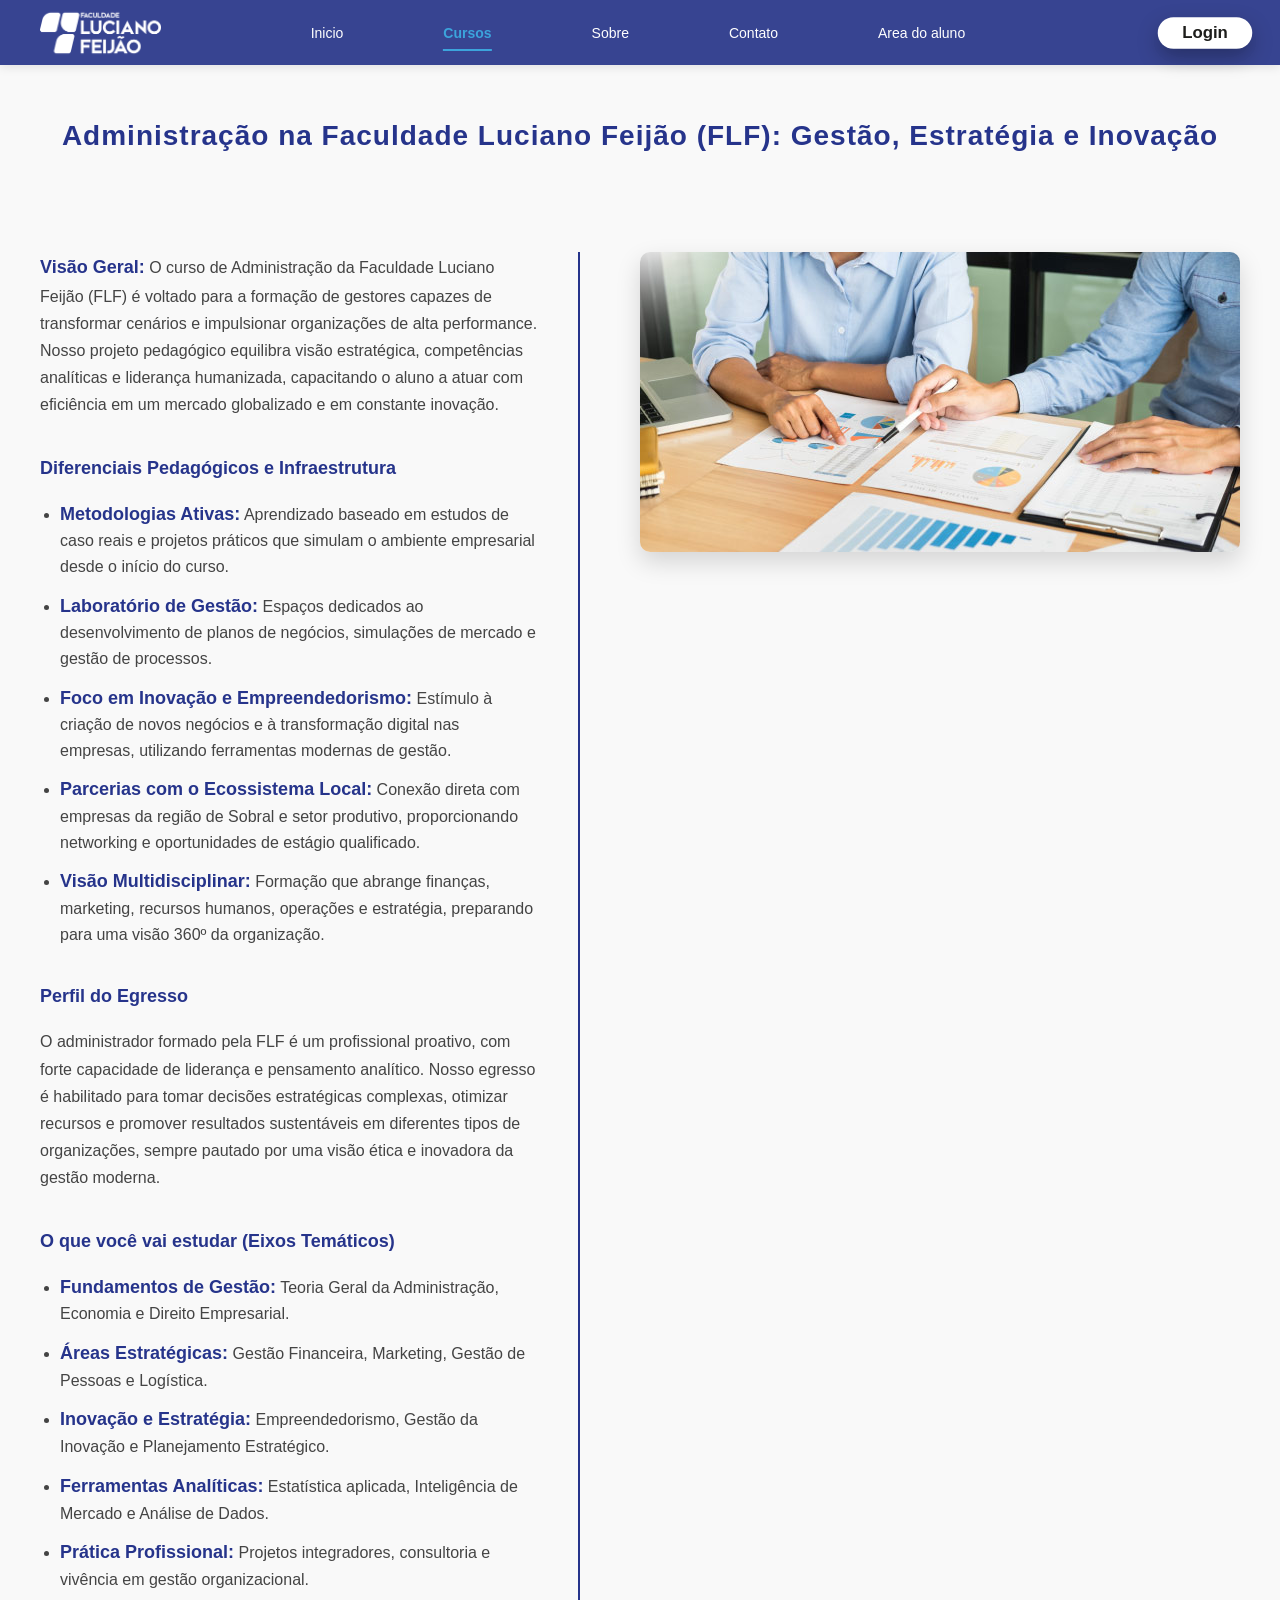
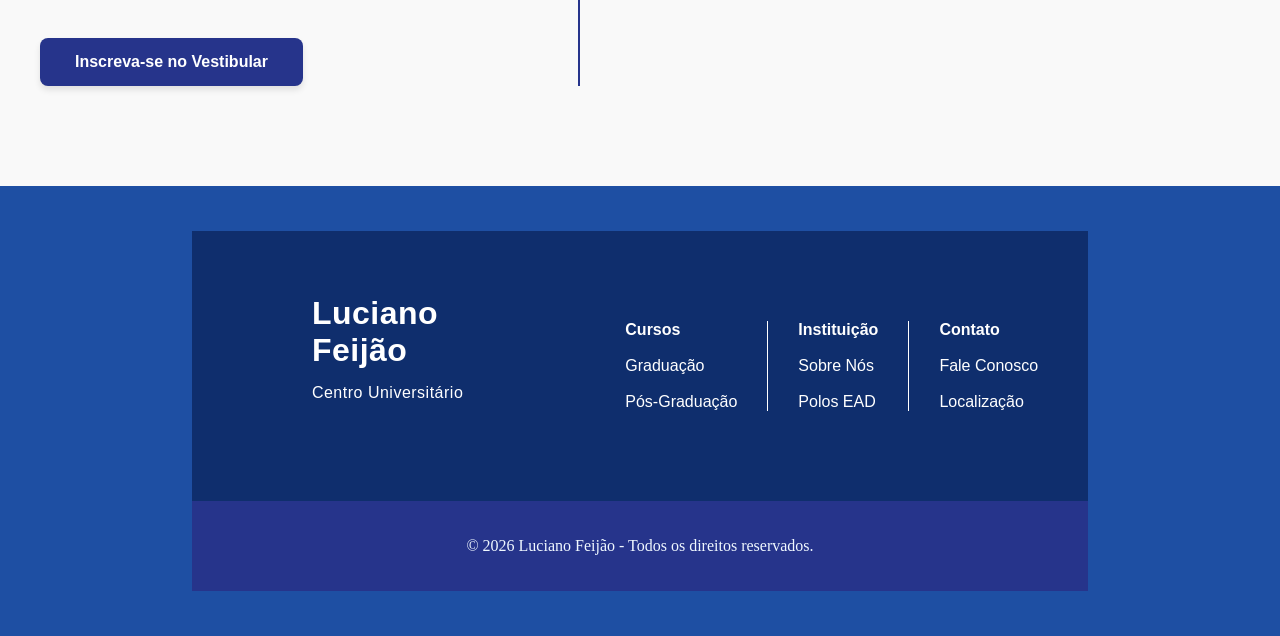
<file: adm.html>
<!DOCTYPE html>
<html lang="pt-br">
<head>
    <meta charset="UTF-8">
    <meta name="viewport" content="width=device-width, initial-scale=1.0">
    <link rel="stylesheet" href="./styles/detalhes_link.css">
    <title>Administração — FLF</title>
</head>
<body>
    <nav class="nav">
        <img src="./icones/Marca-FLF-2022-Todo-Branco.png" alt="Logo Luciano Feijão">
        <span>
            <a href="index.html" class="bntnav">Inicio</a>
            <a href="inscricao.html" class="bntnav ativo">Cursos</a>
            <a href="" class="bntnav">Sobre</a>
            <a href="" class="bntnav">Contato</a>
            <a href="" class="bntnav">Area do aluno</a>
        </span>    
        <a href="" class="bntlogin">Login</a>
        <button class="hamburger" id="hamburger" aria-label="Abrir menu">
            <span class="barra"></span>
            <span class="barra"></span>
            <span class="barra"></span>
        </button>
    </nav>
    <div class="nav-mobile" id="nav-mobile">
        <a href="index.html">Inicio</a>
        <a href="inscricao.html">Cursos</a>
        <a href="">Sobre</a>
        <a href="">Contato</a>
        <a href="">Area do aluno</a>
        <a href="" class="bntlogin-mobile">Login</a>
    </div>

<main>
    <h1 class="titulo-medio">Administração na Faculdade Luciano Feijão (FLF): Gestão, Estratégia e Inovação</h1>
    
    <section class="principal">
        <div class="texto">
            <p class="prg">
                <strong>Visão Geral:</strong> O curso de Administração da Faculdade Luciano Feijão (FLF) é voltado para a formação de gestores capazes de transformar cenários e impulsionar organizações de alta performance. Nosso projeto pedagógico equilibra visão estratégica, competências analíticas e liderança humanizada, capacitando o aluno a atuar com eficiência em um mercado globalizado e em constante inovação.
            </p>

            <h3 class="prg"><strong>Diferenciais Pedagógicos e Infraestrutura</strong></h3>
            <ul class="lista-detalhes">
                <li class="prg"><strong>Metodologias Ativas:</strong> Aprendizado baseado em estudos de caso reais e projetos práticos que simulam o ambiente empresarial desde o início do curso.</li>
                <li class="prg"><strong>Laboratório de Gestão:</strong> Espaços dedicados ao desenvolvimento de planos de negócios, simulações de mercado e gestão de processos.</li>
                <li class="prg"><strong>Foco em Inovação e Empreendedorismo:</strong> Estímulo à criação de novos negócios e à transformação digital nas empresas, utilizando ferramentas modernas de gestão.</li>
                <li class="prg"><strong>Parcerias com o Ecossistema Local:</strong> Conexão direta com empresas da região de Sobral e setor produtivo, proporcionando networking e oportunidades de estágio qualificado.</li>
                <li class="prg"><strong>Visão Multidisciplinar:</strong> Formação que abrange finanças, marketing, recursos humanos, operações e estratégia, preparando para uma visão 360º da organização.</li>
            </ul>

            <h3 class="prg"><strong>Perfil do Egresso</strong></h3>
            <p class="prg">
                O administrador formado pela FLF é um profissional proativo, com forte capacidade de liderança e pensamento analítico. Nosso egresso é habilitado para tomar decisões estratégicas complexas, otimizar recursos e promover resultados sustentáveis em diferentes tipos de organizações, sempre pautado por uma visão ética e inovadora da gestão moderna.
            </p>

            <h3 class="prg"><strong>O que você vai estudar (Eixos Temáticos)</strong></h3>
            <ul class="lista-detalhes">
                <li class="prg"><strong>Fundamentos de Gestão:</strong> Teoria Geral da Administração, Economia e Direito Empresarial.</li>
                <li class="prg"><strong>Áreas Estratégicas:</strong> Gestão Financeira, Marketing, Gestão de Pessoas e Logística.</li>
                <li class="prg"><strong>Inovação e Estratégia:</strong> Empreendedorismo, Gestão da Inovação e Planejamento Estratégico.</li>
                <li class="prg"><strong>Ferramentas Analíticas:</strong> Estatística aplicada, Inteligência de Mercado e Análise de Dados.</li>
                <li class="prg"><strong>Prática Profissional:</strong> Projetos integradores, consultoria e vivência em gestão organizacional.</li>
            </ul>

            <a href="inscricao.html" class="btn-cta">Inscreva-se no Vestibular</a>
        </div>

        <div class="imagens">
            <img src="./imagens/ADMINISTRAÇÃO.jpg" alt="Estudantes de Administração da FLF">
        </div>
    </section>
</main>

    <footer>
        <div class="rodape">
            <div>
                <div class="icone-boxG"><i data-lucide="graduation-cap"></i></div>
                <p class="titulo-pequeno">Luciano <br>Feijão <br> <span class="prg">Centro Universitário</span></p>
            </div>        
            <div id="informacoes">
                <span class="cardfooter">
                    <p class="prg"><strong>Cursos</strong></p><br>
                    <p class="prg"><a href="">Graduação</a></p><br>
                    <p class="prg"><a href="">Pós-Graduação</a></p>
                </span>
                <span>
                    <p class="prg"><strong>Instituição</strong></p><br>
                    <p class="prg"><a href="">Sobre Nós</a></p><br>
                    <p class="prg"><a href="">Polos EAD</a></p>
                </span>
                <span>
                    <p class="prg"><strong>Contato</strong></p><br>
                    <p class="prg"><a href="">Fale Conosco</a></p><br>
                    <p class="prg"><a href="">Localização</a></p>
                </span>
            </div>
        </div>
        <div class="rodapefinal">
            <p>© 2026 Luciano Feijão - Todos os direitos reservados.</p>
        </div>
    </footer>
</body>
</html>
</file>
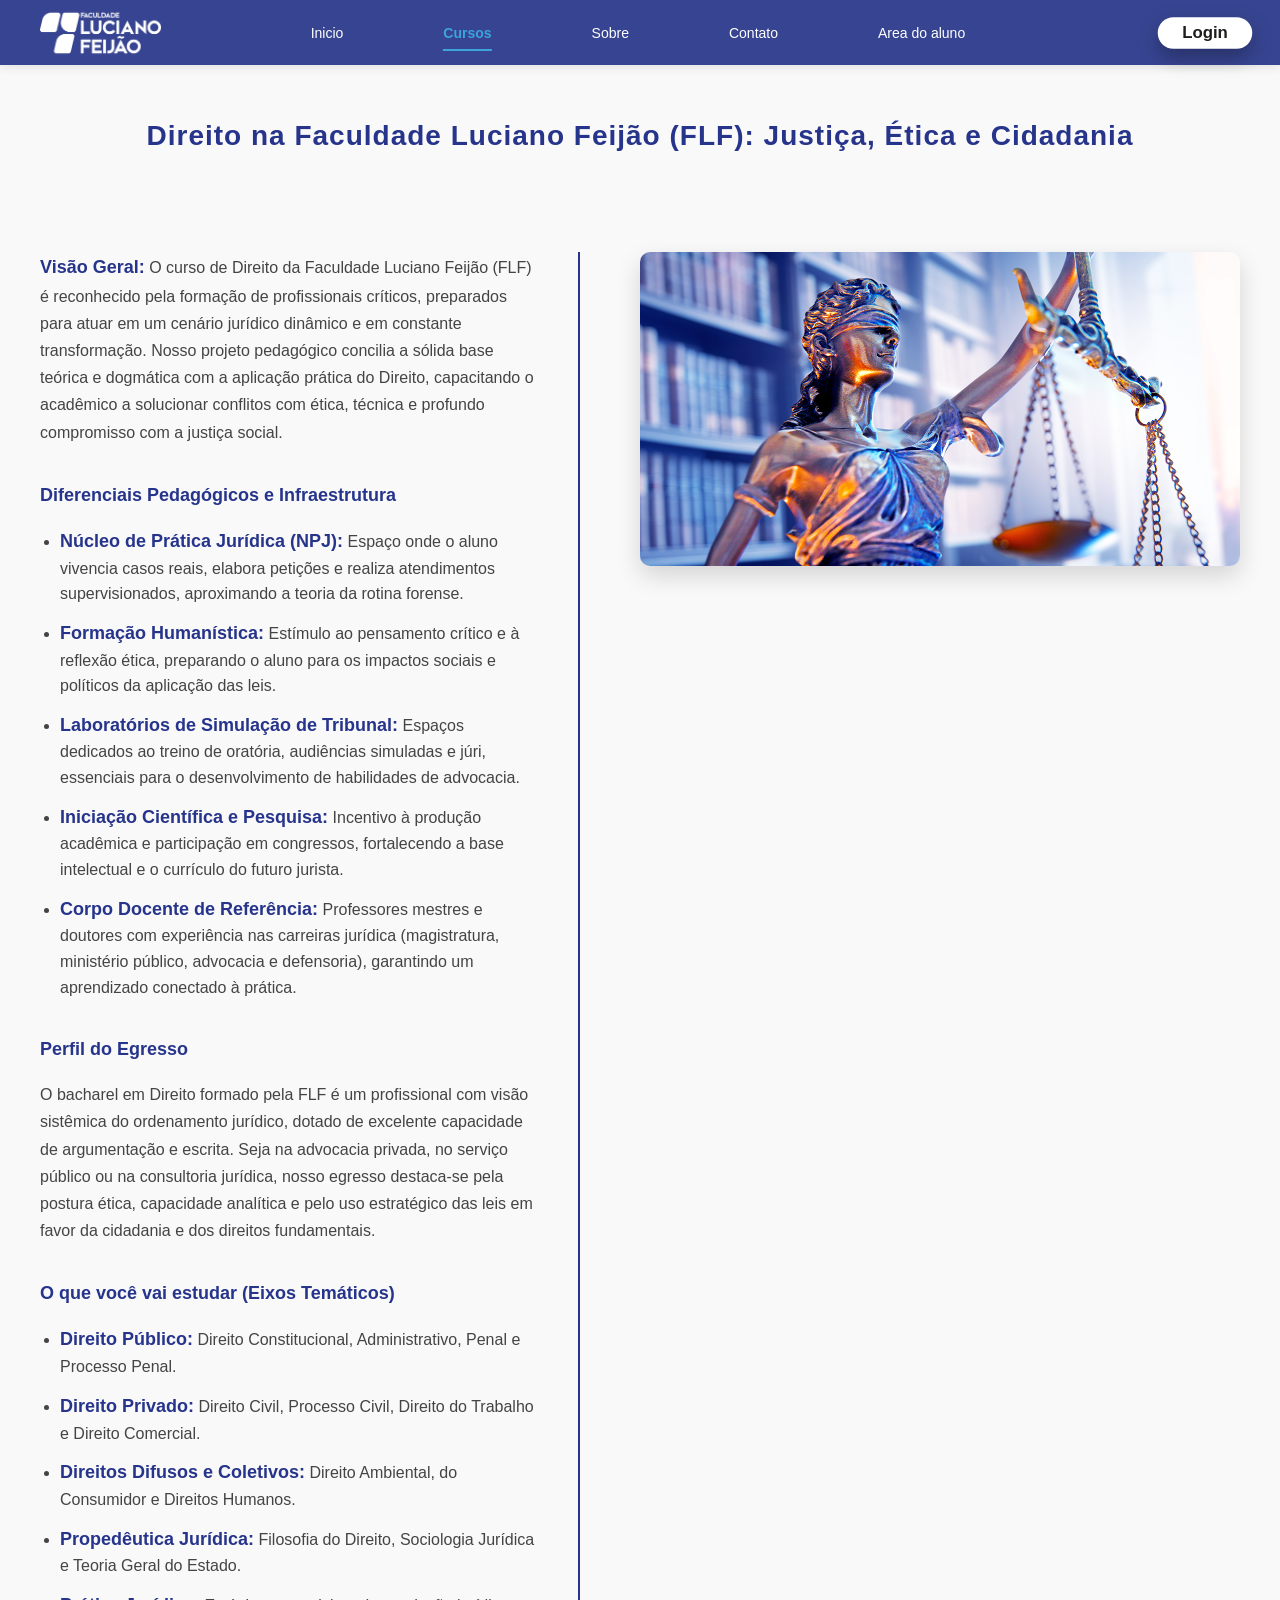
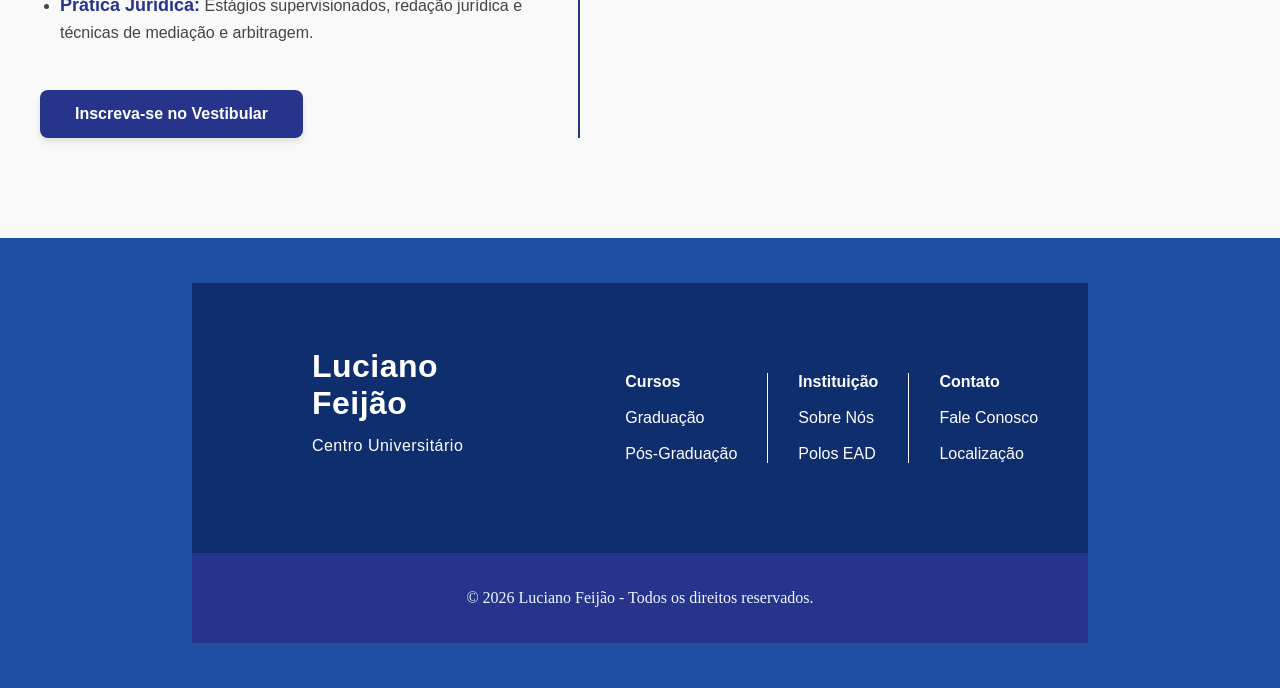
<file: direito.html>
<!DOCTYPE html>
<html lang="pt-br">
<head>
    <meta charset="UTF-8">
    <meta name="viewport" content="width=device-width, initial-scale=1.0">
    <link rel="stylesheet" href="./styles/detalhes_link.css">
    <title>Direito — FLF</title>
</head>
<body>
    <nav class="nav">
        <img src="./icones/Marca-FLF-2022-Todo-Branco.png" alt="Logo Luciano Feijão">
        <span>
            <a href="index.html" class="bntnav">Inicio</a>
            <a href="inscricao.html" class="bntnav ativo">Cursos</a>
            <a href="" class="bntnav">Sobre</a>
            <a href="" class="bntnav">Contato</a>
            <a href="" class="bntnav">Area do aluno</a>
        </span>    
        <a href="" class="bntlogin">Login</a>
        <button class="hamburger" id="hamburger" aria-label="Abrir menu">
            <span class="barra"></span>
            <span class="barra"></span>
            <span class="barra"></span>
        </button>
    </nav>
    <div class="nav-mobile" id="nav-mobile">
        <a href="index.html">Inicio</a>
        <a href="inscricao.html">Cursos</a>
        <a href="">Sobre</a>
        <a href="">Contato</a>
        <a href="">Area do aluno</a>
        <a href="" class="bntlogin-mobile">Login</a>
    </div>

<main>
    <h1 class="titulo-medio">Direito na Faculdade Luciano Feijão (FLF): Justiça, Ética e Cidadania</h1>
    
    <section class="principal">
        <div class="texto">
            <p class="prg">
                <strong>Visão Geral:</strong> O curso de Direito da Faculdade Luciano Feijão (FLF) é reconhecido pela formação de profissionais críticos, preparados para atuar em um cenário jurídico dinâmico e em constante transformação. Nosso projeto pedagógico concilia a sólida base teórica e dogmática com a aplicação prática do Direito, capacitando o acadêmico a solucionar conflitos com ética, técnica e profundo compromisso com a justiça social.
            </p>

            <h3 class="prg"><strong>Diferenciais Pedagógicos e Infraestrutura</strong></h3>
            <ul class="lista-detalhes">
                <li class="prg"><strong>Núcleo de Prática Jurídica (NPJ):</strong> Espaço onde o aluno vivencia casos reais, elabora petições e realiza atendimentos supervisionados, aproximando a teoria da rotina forense.</li>
                <li class="prg"><strong>Formação Humanística:</strong> Estímulo ao pensamento crítico e à reflexão ética, preparando o aluno para os impactos sociais e políticos da aplicação das leis.</li>
                <li class="prg"><strong>Laboratórios de Simulação de Tribunal:</strong> Espaços dedicados ao treino de oratória, audiências simuladas e júri, essenciais para o desenvolvimento de habilidades de advocacia.</li>
                <li class="prg"><strong>Iniciação Científica e Pesquisa:</strong> Incentivo à produção acadêmica e participação em congressos, fortalecendo a base intelectual e o currículo do futuro jurista.</li>
                <li class="prg"><strong>Corpo Docente de Referência:</strong> Professores mestres e doutores com experiência nas carreiras jurídica (magistratura, ministério público, advocacia e defensoria), garantindo um aprendizado conectado à prática.</li>
            </ul>

            <h3 class="prg"><strong>Perfil do Egresso</strong></h3>
            <p class="prg">
                O bacharel em Direito formado pela FLF é um profissional com visão sistêmica do ordenamento jurídico, dotado de excelente capacidade de argumentação e escrita. Seja na advocacia privada, no serviço público ou na consultoria jurídica, nosso egresso destaca-se pela postura ética, capacidade analítica e pelo uso estratégico das leis em favor da cidadania e dos direitos fundamentais.
            </p>

            <h3 class="prg"><strong>O que você vai estudar (Eixos Temáticos)</strong></h3>
            <ul class="lista-detalhes">
                <li class="prg"><strong>Direito Público:</strong> Direito Constitucional, Administrativo, Penal e Processo Penal.</li>
                <li class="prg"><strong>Direito Privado:</strong> Direito Civil, Processo Civil, Direito do Trabalho e Direito Comercial.</li>
                <li class="prg"><strong>Direitos Difusos e Coletivos:</strong> Direito Ambiental, do Consumidor e Direitos Humanos.</li>
                <li class="prg"><strong>Propedêutica Jurídica:</strong> Filosofia do Direito, Sociologia Jurídica e Teoria Geral do Estado.</li>
                <li class="prg"><strong>Prática Jurídica:</strong> Estágios supervisionados, redação jurídica e técnicas de mediação e arbitragem.</li>
            </ul>

            <a href="inscricao.html" class="btn-cta">Inscreva-se no Vestibular</a>
        </div>

        <div class="imagens">
            <img src="./imagens/DIREITO2.jpg" alt="Estudantes de Direito da FLF">
        </div>
    </section>
</main>

    <footer>
        <div class="rodape">
            <div>
                <div class="icone-boxG"><i data-lucide="graduation-cap"></i></div>
                <p class="titulo-pequeno">Luciano <br>Feijão <br> <span class="prg">Centro Universitário</span></p>
            </div>        
            <div id="informacoes">
                <span class="cardfooter">
                    <p class="prg"><strong>Cursos</strong></p><br>
                    <p class="prg"><a href="">Graduação</a></p><br>
                    <p class="prg"><a href="">Pós-Graduação</a></p>
                </span>
                <span>
                    <p class="prg"><strong>Instituição</strong></p><br>
                    <p class="prg"><a href="">Sobre Nós</a></p><br>
                    <p class="prg"><a href="">Polos EAD</a></p>
                </span>
                <span>
                    <p class="prg"><strong>Contato</strong></p><br>
                    <p class="prg"><a href="">Fale Conosco</a></p><br>
                    <p class="prg"><a href="">Localização</a></p>
                </span>
            </div>
        </div>
        <div class="rodapefinal">
            <p>© 2026 Luciano Feijão - Todos os direitos reservados.</p>
        </div>
    </footer>
</body>
</html>
</file>
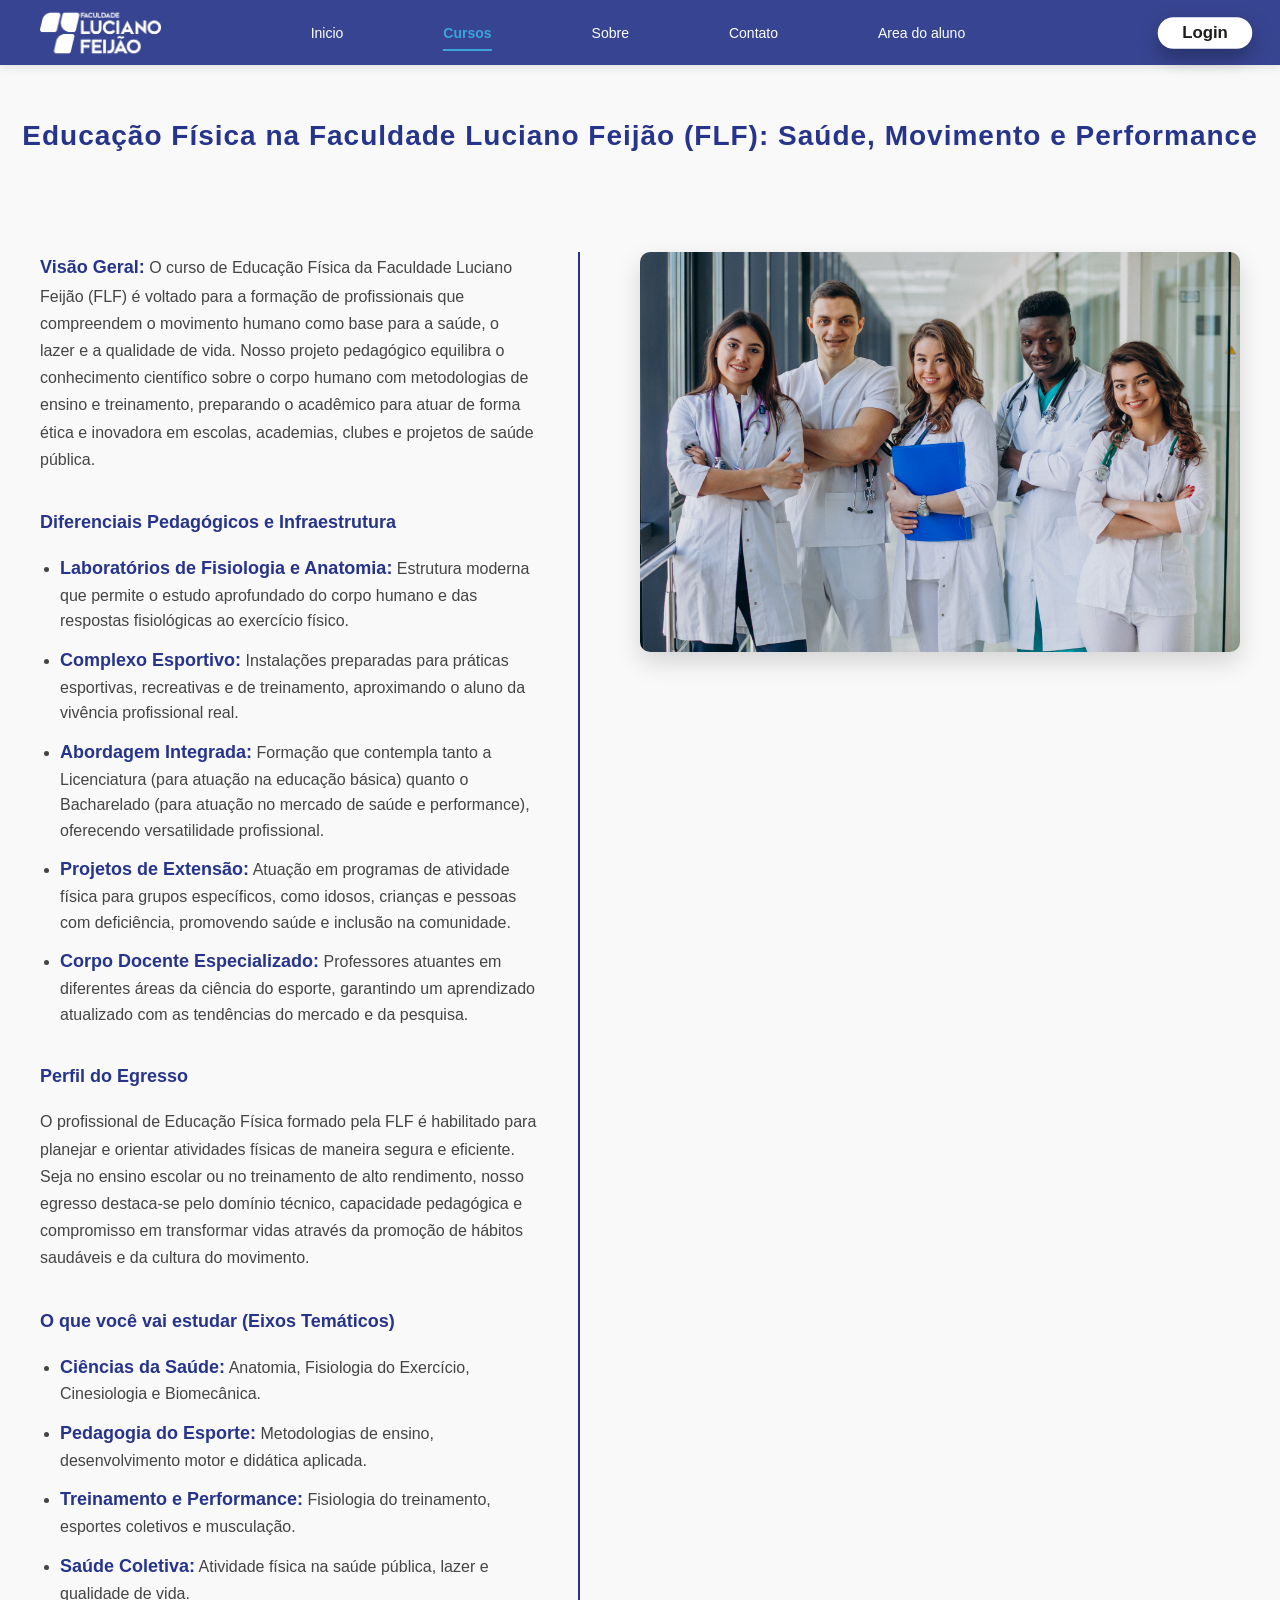
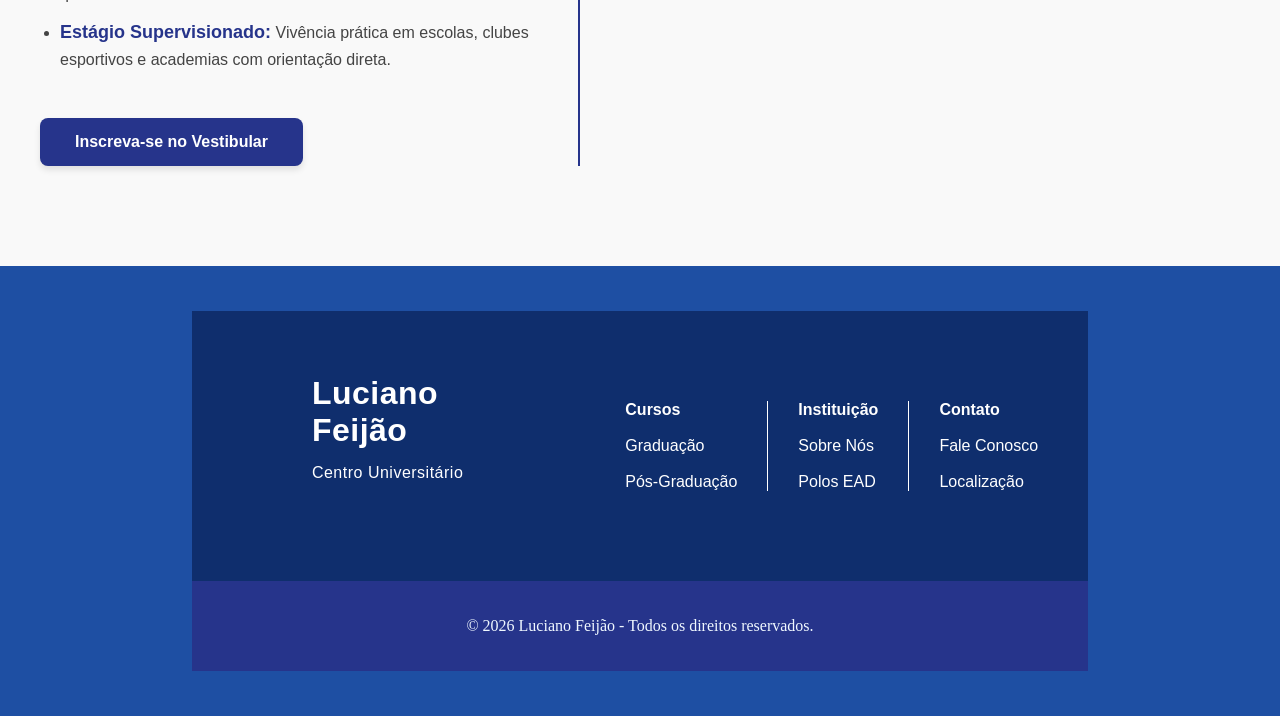
<file: edfisica.html>
<!DOCTYPE html>
<html lang="pt-br">
<head>
    <meta charset="UTF-8">
    <meta name="viewport" content="width=device-width, initial-scale=1.0">
    <link rel="stylesheet" href="./styles/detalhes_link.css">
    <title>Educação Física — FLF</title>
</head>
<body>
    <nav class="nav">
        <img src="./icones/Marca-FLF-2022-Todo-Branco.png" alt="Logo Luciano Feijão">
        <span>
            <a href="index.html" class="bntnav">Inicio</a>
            <a href="inscricao.html" class="bntnav ativo">Cursos</a>
            <a href="" class="bntnav">Sobre</a>
            <a href="" class="bntnav">Contato</a>
            <a href="" class="bntnav">Area do aluno</a>
        </span>    
        <a href="" class="bntlogin">Login</a>
        <button class="hamburger" id="hamburger" aria-label="Abrir menu">
            <span class="barra"></span>
            <span class="barra"></span>
            <span class="barra"></span>
        </button>
    </nav>
    <div class="nav-mobile" id="nav-mobile">
        <a href="index.html">Inicio</a>
        <a href="inscricao.html">Cursos</a>
        <a href="">Sobre</a>
        <a href="">Contato</a>
        <a href="">Area do aluno</a>
        <a href="" class="bntlogin-mobile">Login</a>
    </div>

<main>
    <h1 class="titulo-medio">Educação Física na Faculdade Luciano Feijão (FLF): Saúde, Movimento e Performance</h1>
    
    <section class="principal">
        <div class="texto">
            <p class="prg">
                <strong>Visão Geral:</strong> O curso de Educação Física da Faculdade Luciano Feijão (FLF) é voltado para a formação de profissionais que compreendem o movimento humano como base para a saúde, o lazer e a qualidade de vida. Nosso projeto pedagógico equilibra o conhecimento científico sobre o corpo humano com metodologias de ensino e treinamento, preparando o acadêmico para atuar de forma ética e inovadora em escolas, academias, clubes e projetos de saúde pública.
            </p>

            <h3 class="prg"><strong>Diferenciais Pedagógicos e Infraestrutura</strong></h3>
            <ul class="lista-detalhes">
                <li class="prg"><strong>Laboratórios de Fisiologia e Anatomia:</strong> Estrutura moderna que permite o estudo aprofundado do corpo humano e das respostas fisiológicas ao exercício físico.</li>
                <li class="prg"><strong>Complexo Esportivo:</strong> Instalações preparadas para práticas esportivas, recreativas e de treinamento, aproximando o aluno da vivência profissional real.</li>
                <li class="prg"><strong>Abordagem Integrada:</strong> Formação que contempla tanto a Licenciatura (para atuação na educação básica) quanto o Bacharelado (para atuação no mercado de saúde e performance), oferecendo versatilidade profissional.</li>
                <li class="prg"><strong>Projetos de Extensão:</strong> Atuação em programas de atividade física para grupos específicos, como idosos, crianças e pessoas com deficiência, promovendo saúde e inclusão na comunidade.</li>
                <li class="prg"><strong>Corpo Docente Especializado:</strong> Professores atuantes em diferentes áreas da ciência do esporte, garantindo um aprendizado atualizado com as tendências do mercado e da pesquisa.</li>
            </ul>

            <h3 class="prg"><strong>Perfil do Egresso</strong></h3>
            <p class="prg">
                O profissional de Educação Física formado pela FLF é habilitado para planejar e orientar atividades físicas de maneira segura e eficiente. Seja no ensino escolar ou no treinamento de alto rendimento, nosso egresso destaca-se pelo domínio técnico, capacidade pedagógica e compromisso em transformar vidas através da promoção de hábitos saudáveis e da cultura do movimento.
            </p>

            <h3 class="prg"><strong>O que você vai estudar (Eixos Temáticos)</strong></h3>
            <ul class="lista-detalhes">
                <li class="prg"><strong>Ciências da Saúde:</strong> Anatomia, Fisiologia do Exercício, Cinesiologia e Biomecânica.</li>
                <li class="prg"><strong>Pedagogia do Esporte:</strong> Metodologias de ensino, desenvolvimento motor e didática aplicada.</li>
                <li class="prg"><strong>Treinamento e Performance:</strong> Fisiologia do treinamento, esportes coletivos e musculação.</li>
                <li class="prg"><strong>Saúde Coletiva:</strong> Atividade física na saúde pública, lazer e qualidade de vida.</li>
                <li class="prg"><strong>Estágio Supervisionado:</strong> Vivência prática em escolas, clubes esportivos e academias com orientação direta.</li>
            </ul>

            <a href="inscricao.html" class="btn-cta">Inscreva-se no Vestibular</a>
        </div>

        <div class="imagens">
            <img src="./imagens/MEDICINA FLF.jpg" alt="Estudantes de Educação Física da FLF">
        </div>
    </section>
</main>

    <footer>
        <div class="rodape">
            <div>
                <div class="icone-boxG"><i data-lucide="graduation-cap"></i></div>
                <p class="titulo-pequeno">Luciano <br>Feijão <br> <span class="prg">Centro Universitário</span></p>
            </div>        
            <div id="informacoes">
                <span class="cardfooter">
                    <p class="prg"><strong>Cursos</strong></p><br>
                    <p class="prg"><a href="">Graduação</a></p><br>
                    <p class="prg"><a href="">Pós-Graduação</a></p>
                </span>
                <span>
                    <p class="prg"><strong>Instituição</strong></p><br>
                    <p class="prg"><a href="">Sobre Nós</a></p><br>
                    <p class="prg"><a href="">Polos EAD</a></p>
                </span>
                <span>
                    <p class="prg"><strong>Contato</strong></p><br>
                    <p class="prg"><a href="">Fale Conosco</a></p><br>
                    <p class="prg"><a href="">Localização</a></p>
                </span>
            </div>
        </div>
        <div class="rodapefinal">
            <p>© 2026 Luciano Feijão - Todos os direitos reservados.</p>
        </div>
    </footer>
</body>
</html>
</file>
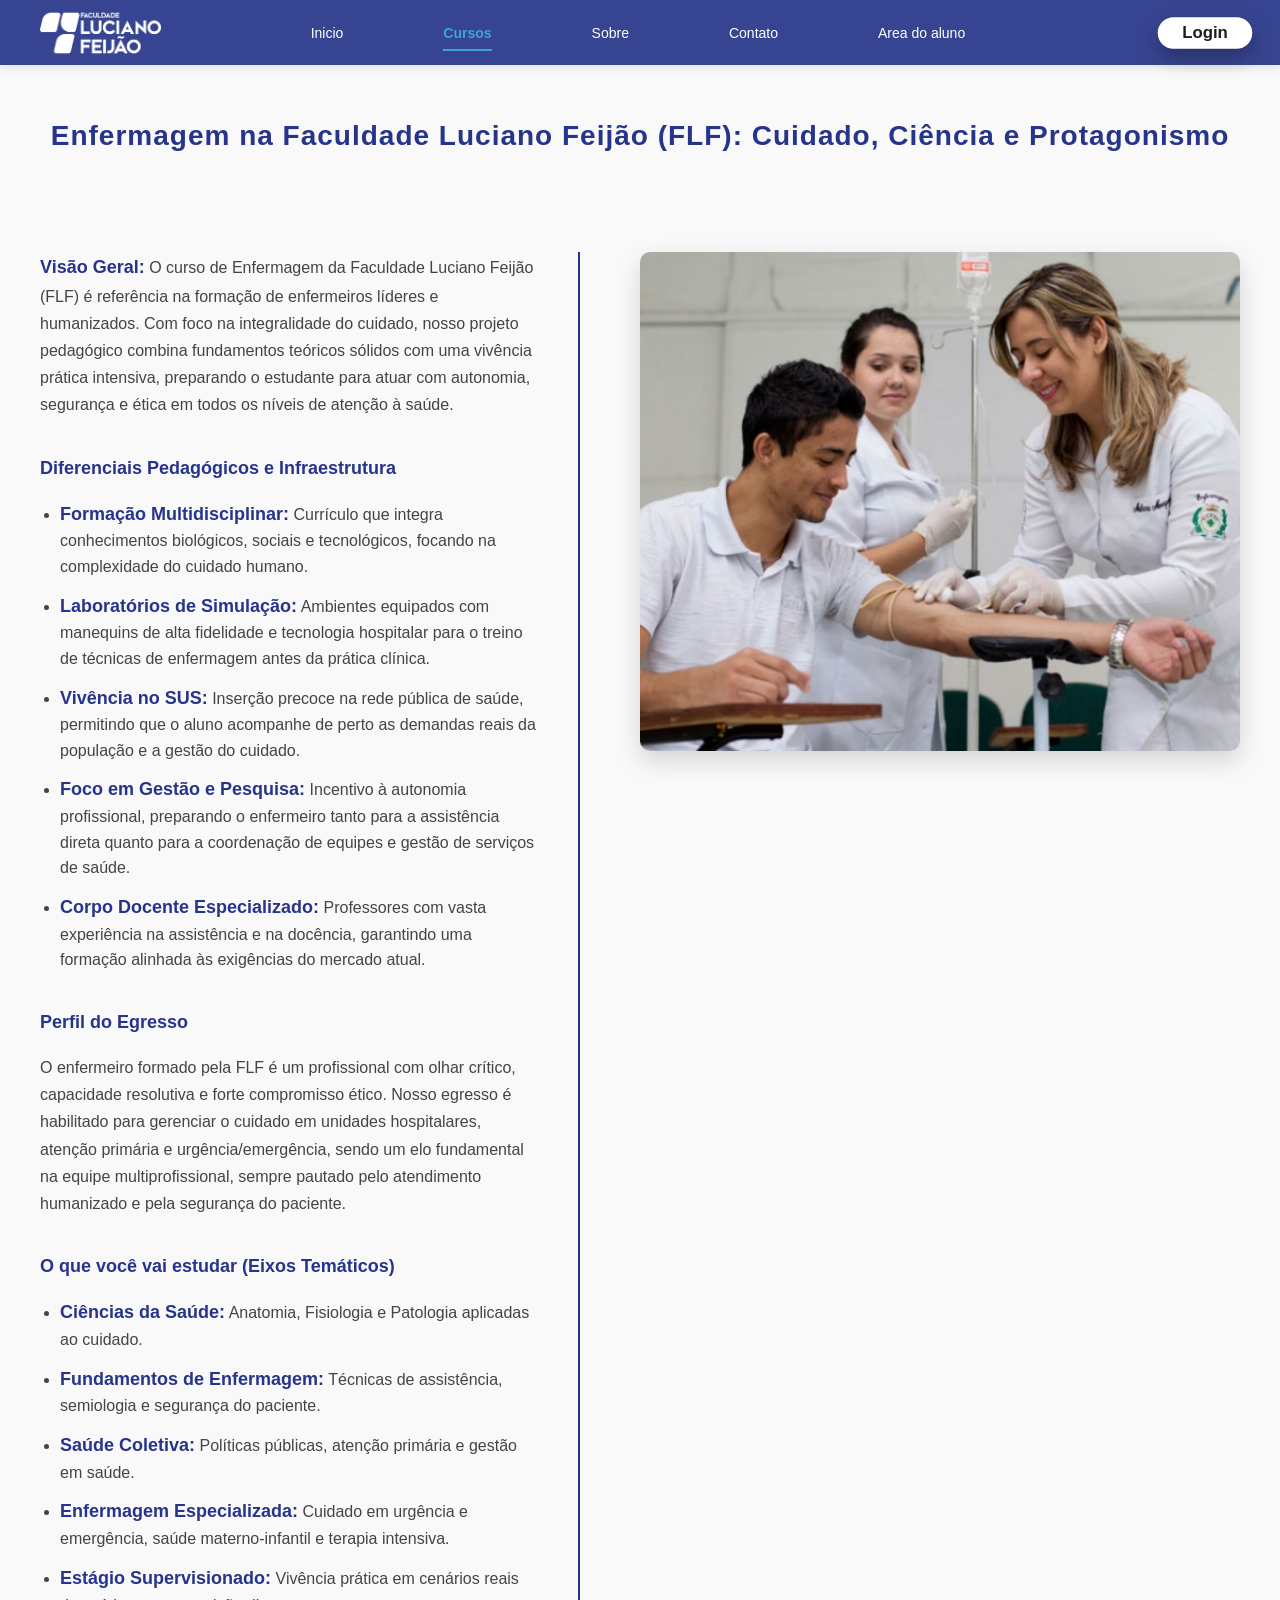
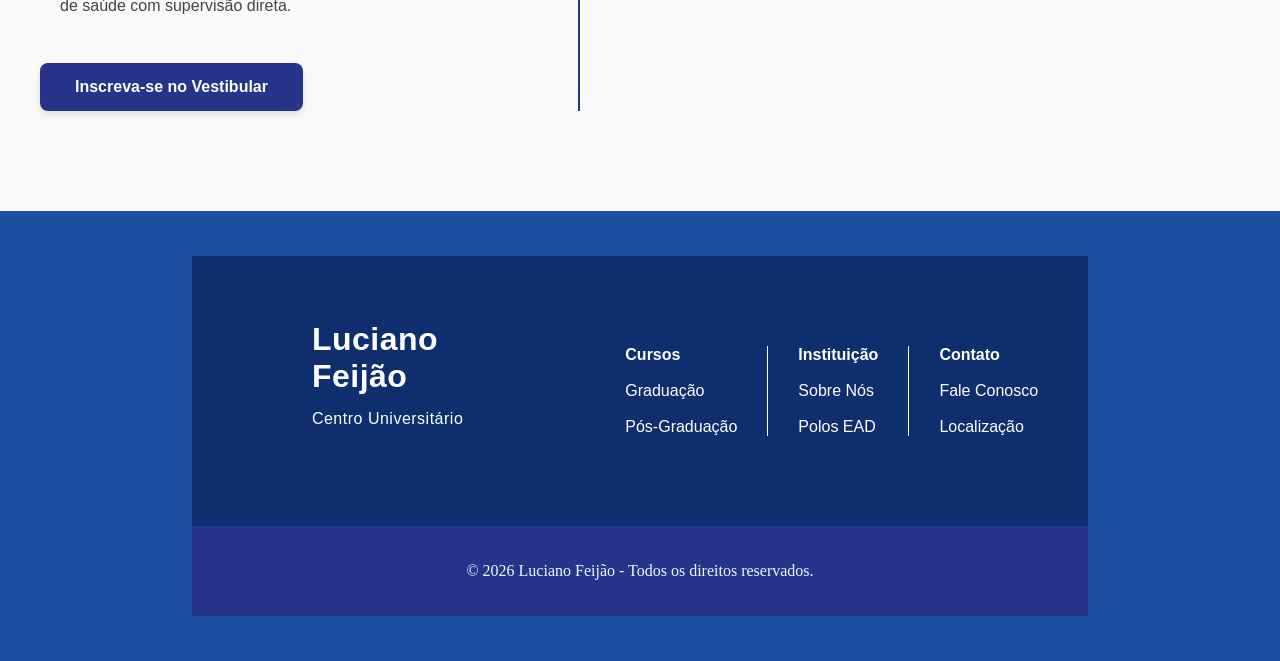
<file: enfe.html>
<!DOCTYPE html>
<html lang="pt-br">
<head>
    <meta charset="UTF-8">
    <meta name="viewport" content="width=device-width, initial-scale=1.0">
    <link rel="stylesheet" href="./styles/detalhes_link.css">
    <title>Enfermagem — FLF</title>
</head>
<body>
    <nav class="nav">
        <img src="./icones/Marca-FLF-2022-Todo-Branco.png" alt="Logo Luciano Feijão">
        <span>
            <a href="index.html" class="bntnav">Inicio</a>
            <a href="inscricao.html" class="bntnav ativo">Cursos</a>
            <a href="" class="bntnav">Sobre</a>
            <a href="" class="bntnav">Contato</a>
            <a href="" class="bntnav">Area do aluno</a>
        </span>    
        <a href="" class="bntlogin">Login</a>
        <button class="hamburger" id="hamburger" aria-label="Abrir menu">
            <span class="barra"></span>
            <span class="barra"></span>
            <span class="barra"></span>
        </button>
    </nav>
    <div class="nav-mobile" id="nav-mobile">
        <a href="index.html">Inicio</a>
        <a href="inscricao.html">Cursos</a>
        <a href="">Sobre</a>
        <a href="">Contato</a>
        <a href="">Area do aluno</a>
        <a href="" class="bntlogin-mobile">Login</a>
    </div>

<main>
    <h1 class="titulo-medio">Enfermagem na Faculdade Luciano Feijão (FLF): Cuidado, Ciência e Protagonismo</h1>
    
    <section class="principal">
        <div class="texto">
            <p class="prg">
                <strong>Visão Geral:</strong> O curso de Enfermagem da Faculdade Luciano Feijão (FLF) é referência na formação de enfermeiros líderes e humanizados. Com foco na integralidade do cuidado, nosso projeto pedagógico combina fundamentos teóricos sólidos com uma vivência prática intensiva, preparando o estudante para atuar com autonomia, segurança e ética em todos os níveis de atenção à saúde.
            </p>

            <h3 class="prg"><strong>Diferenciais Pedagógicos e Infraestrutura</strong></h3>
            <ul class="lista-detalhes">
                <li class="prg"><strong>Formação Multidisciplinar:</strong> Currículo que integra conhecimentos biológicos, sociais e tecnológicos, focando na complexidade do cuidado humano.</li>
                <li class="prg"><strong>Laboratórios de Simulação:</strong> Ambientes equipados com manequins de alta fidelidade e tecnologia hospitalar para o treino de técnicas de enfermagem antes da prática clínica.</li>
                <li class="prg"><strong>Vivência no SUS:</strong> Inserção precoce na rede pública de saúde, permitindo que o aluno acompanhe de perto as demandas reais da população e a gestão do cuidado.</li>
                <li class="prg"><strong>Foco em Gestão e Pesquisa:</strong> Incentivo à autonomia profissional, preparando o enfermeiro tanto para a assistência direta quanto para a coordenação de equipes e gestão de serviços de saúde.</li>
                <li class="prg"><strong>Corpo Docente Especializado:</strong> Professores com vasta experiência na assistência e na docência, garantindo uma formação alinhada às exigências do mercado atual.</li>
            </ul>

            <h3 class="prg"><strong>Perfil do Egresso</strong></h3>
            <p class="prg">
                O enfermeiro formado pela FLF é um profissional com olhar crítico, capacidade resolutiva e forte compromisso ético. Nosso egresso é habilitado para gerenciar o cuidado em unidades hospitalares, atenção primária e urgência/emergência, sendo um elo fundamental na equipe multiprofissional, sempre pautado pelo atendimento humanizado e pela segurança do paciente.
            </p>

            <h3 class="prg"><strong>O que você vai estudar (Eixos Temáticos)</strong></h3>
            <ul class="lista-detalhes">
                <li class="prg"><strong>Ciências da Saúde:</strong> Anatomia, Fisiologia e Patologia aplicadas ao cuidado.</li>
                <li class="prg"><strong>Fundamentos de Enfermagem:</strong> Técnicas de assistência, semiologia e segurança do paciente.</li>
                <li class="prg"><strong>Saúde Coletiva:</strong> Políticas públicas, atenção primária e gestão em saúde.</li>
                <li class="prg"><strong>Enfermagem Especializada:</strong> Cuidado em urgência e emergência, saúde materno-infantil e terapia intensiva.</li>
                <li class="prg"><strong>Estágio Supervisionado:</strong> Vivência prática em cenários reais de saúde com supervisão direta.</li>
            </ul>

            <a href="inscricao.html" class="btn-cta">Inscreva-se no Vestibular</a>
        </div>

        <div class="imagens">
            <img src="./imagens/ENFERMAGEM.jpg" alt="Estudantes de Enfermagem da FLF">
        </div>
    </section>
</main>

    <footer>
        <div class="rodape">
            <div>
                <div class="icone-boxG"><i data-lucide="graduation-cap"></i></div>
                <p class="titulo-pequeno">Luciano <br>Feijão <br> <span class="prg">Centro Universitário</span></p>
            </div>        
            <div id="informacoes">
                <span class="cardfooter">
                    <p class="prg"><strong>Cursos</strong></p><br>
                    <p class="prg"><a href="">Graduação</a></p><br>
                    <p class="prg"><a href="">Pós-Graduação</a></p>
                </span>
                <span>
                    <p class="prg"><strong>Instituição</strong></p><br>
                    <p class="prg"><a href="">Sobre Nós</a></p><br>
                    <p class="prg"><a href="">Polos EAD</a></p>
                </span>
                <span>
                    <p class="prg"><strong>Contato</strong></p><br>
                    <p class="prg"><a href="">Fale Conosco</a></p><br>
                    <p class="prg"><a href="">Localização</a></p>
                </span>
            </div>
        </div>
        <div class="rodapefinal">
            <p>© 2026 Luciano Feijão - Todos os direitos reservados.</p>
        </div>
    </footer>
</body>
</html>
</file>
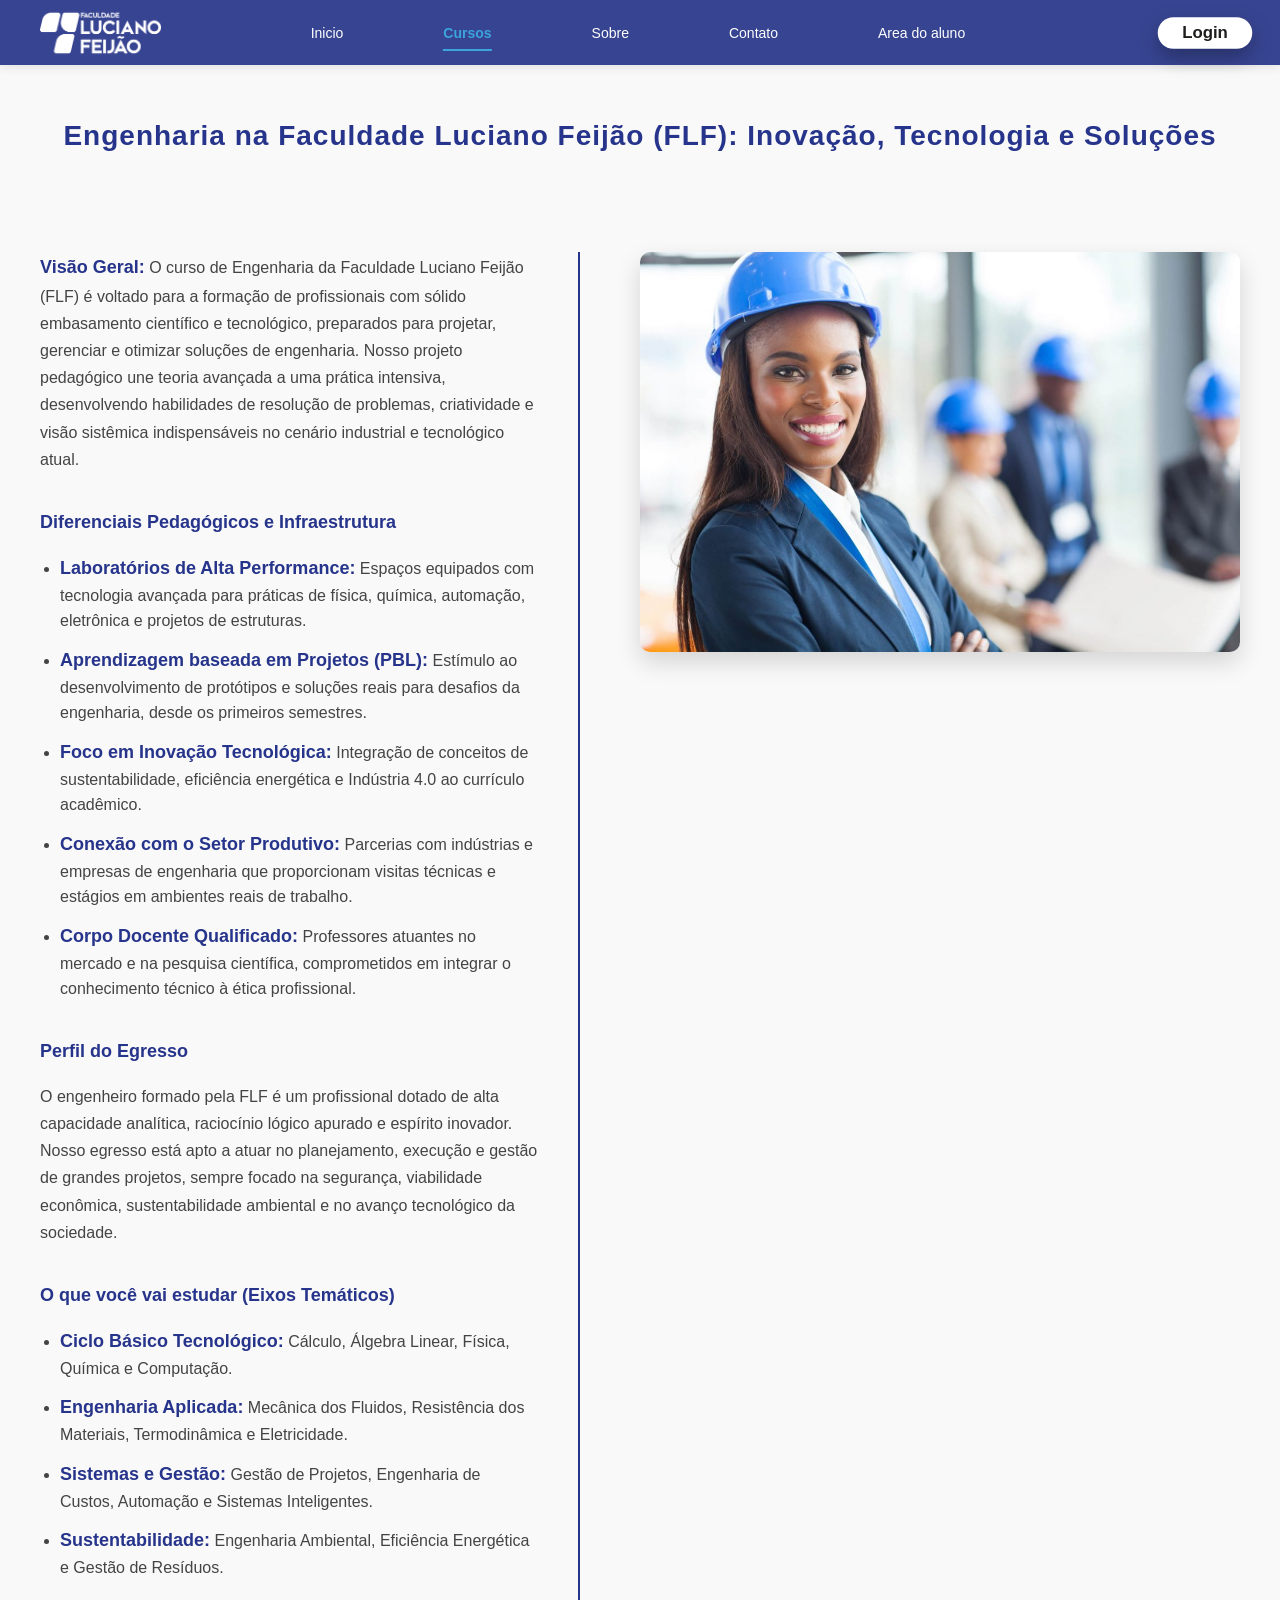
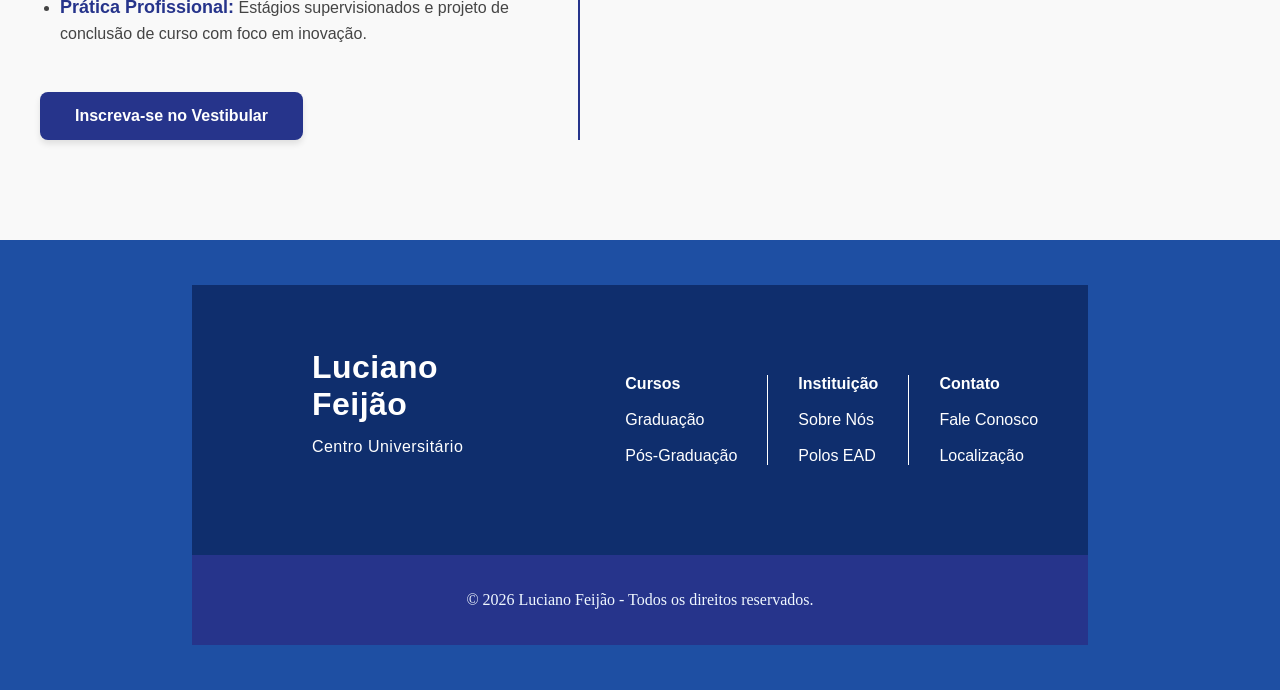
<file: engharia.html>
<!DOCTYPE html>
<html lang="pt-br">
<head>
    <meta charset="UTF-8">
    <meta name="viewport" content="width=device-width, initial-scale=1.0">
    <link rel="stylesheet" href="./styles/detalhes_link.css">
    <title>Engenharia — FLF</title>
</head>
<body>
    <nav class="nav">
        <img src="./icones/Marca-FLF-2022-Todo-Branco.png" alt="Logo Luciano Feijão">
        <span>
            <a href="index.html" class="bntnav">Inicio</a>
            <a href="inscricao.html" class="bntnav ativo">Cursos</a>
            <a href="" class="bntnav">Sobre</a>
            <a href="" class="bntnav">Contato</a>
            <a href="" class="bntnav">Area do aluno</a>
        </span>    
        <a href="" class="bntlogin">Login</a>
        <button class="hamburger" id="hamburger" aria-label="Abrir menu">
            <span class="barra"></span>
            <span class="barra"></span>
            <span class="barra"></span>
        </button>
    </nav>
    <div class="nav-mobile" id="nav-mobile">
        <a href="index.html">Inicio</a>
        <a href="inscricao.html">Cursos</a>
        <a href="">Sobre</a>
        <a href="">Contato</a>
        <a href="">Area do aluno</a>
        <a href="" class="bntlogin-mobile">Login</a>
    </div>

<main>
    <h1 class="titulo-medio">Engenharia na Faculdade Luciano Feijão (FLF): Inovação, Tecnologia e Soluções</h1>
    
    <section class="principal">
        <div class="texto">
            <p class="prg">
                <strong>Visão Geral:</strong> O curso de Engenharia da Faculdade Luciano Feijão (FLF) é voltado para a formação de profissionais com sólido embasamento científico e tecnológico, preparados para projetar, gerenciar e otimizar soluções de engenharia. Nosso projeto pedagógico une teoria avançada a uma prática intensiva, desenvolvendo habilidades de resolução de problemas, criatividade e visão sistêmica indispensáveis no cenário industrial e tecnológico atual.
            </p>

            <h3 class="prg"><strong>Diferenciais Pedagógicos e Infraestrutura</strong></h3>
            <ul class="lista-detalhes">
                <li class="prg"><strong>Laboratórios de Alta Performance:</strong> Espaços equipados com tecnologia avançada para práticas de física, química, automação, eletrônica e projetos de estruturas.</li>
                <li class="prg"><strong>Aprendizagem baseada em Projetos (PBL):</strong> Estímulo ao desenvolvimento de protótipos e soluções reais para desafios da engenharia, desde os primeiros semestres.</li>
                <li class="prg"><strong>Foco em Inovação Tecnológica:</strong> Integração de conceitos de sustentabilidade, eficiência energética e Indústria 4.0 ao currículo acadêmico.</li>
                <li class="prg"><strong>Conexão com o Setor Produtivo:</strong> Parcerias com indústrias e empresas de engenharia que proporcionam visitas técnicas e estágios em ambientes reais de trabalho.</li>
                <li class="prg"><strong>Corpo Docente Qualificado:</strong> Professores atuantes no mercado e na pesquisa científica, comprometidos em integrar o conhecimento técnico à ética profissional.</li>
            </ul>

            <h3 class="prg"><strong>Perfil do Egresso</strong></h3>
            <p class="prg">
                O engenheiro formado pela FLF é um profissional dotado de alta capacidade analítica, raciocínio lógico apurado e espírito inovador. Nosso egresso está apto a atuar no planejamento, execução e gestão de grandes projetos, sempre focado na segurança, viabilidade econômica, sustentabilidade ambiental e no avanço tecnológico da sociedade.
            </p>

            <h3 class="prg"><strong>O que você vai estudar (Eixos Temáticos)</strong></h3>
            <ul class="lista-detalhes">
                <li class="prg"><strong>Ciclo Básico Tecnológico:</strong> Cálculo, Álgebra Linear, Física, Química e Computação.</li>
                <li class="prg"><strong>Engenharia Aplicada:</strong> Mecânica dos Fluidos, Resistência dos Materiais, Termodinâmica e Eletricidade.</li>
                <li class="prg"><strong>Sistemas e Gestão:</strong> Gestão de Projetos, Engenharia de Custos, Automação e Sistemas Inteligentes.</li>
                <li class="prg"><strong>Sustentabilidade:</strong> Engenharia Ambiental, Eficiência Energética e Gestão de Resíduos.</li>
                <li class="prg"><strong>Prática Profissional:</strong> Estágios supervisionados e projeto de conclusão de curso com foco em inovação.</li>
            </ul>

            <a href="inscricao.html" class="btn-cta">Inscreva-se no Vestibular</a>
        </div>

        <div class="imagens">
            <img src="./imagens/ENGENHARIA CIVIL.jpg" alt="Estudantes de Engenharia da FLF">
        </div>
    </section>
</main>

    <footer>
        <div class="rodape">
            <div>
                <div class="icone-boxG"><i data-lucide="graduation-cap"></i></div>
                <p class="titulo-pequeno">Luciano <br>Feijão <br> <span class="prg">Centro Universitário</span></p>
            </div>        
            <div id="informacoes">
                <span class="cardfooter">
                    <p class="prg"><strong>Cursos</strong></p><br>
                    <p class="prg"><a href="">Graduação</a></p><br>
                    <p class="prg"><a href="">Pós-Graduação</a></p>
                </span>
                <span>
                    <p class="prg"><strong>Instituição</strong></p><br>
                    <p class="prg"><a href="">Sobre Nós</a></p><br>
                    <p class="prg"><a href="">Polos EAD</a></p>
                </span>
                <span>
                    <p class="prg"><strong>Contato</strong></p><br>
                    <p class="prg"><a href="">Fale Conosco</a></p><br>
                    <p class="prg"><a href="">Localização</a></p>
                </span>
            </div>
        </div>
        <div class="rodapefinal">
            <p>© 2026 Luciano Feijão - Todos os direitos reservados.</p>
        </div>
    </footer>
</body>
</html>
</file>
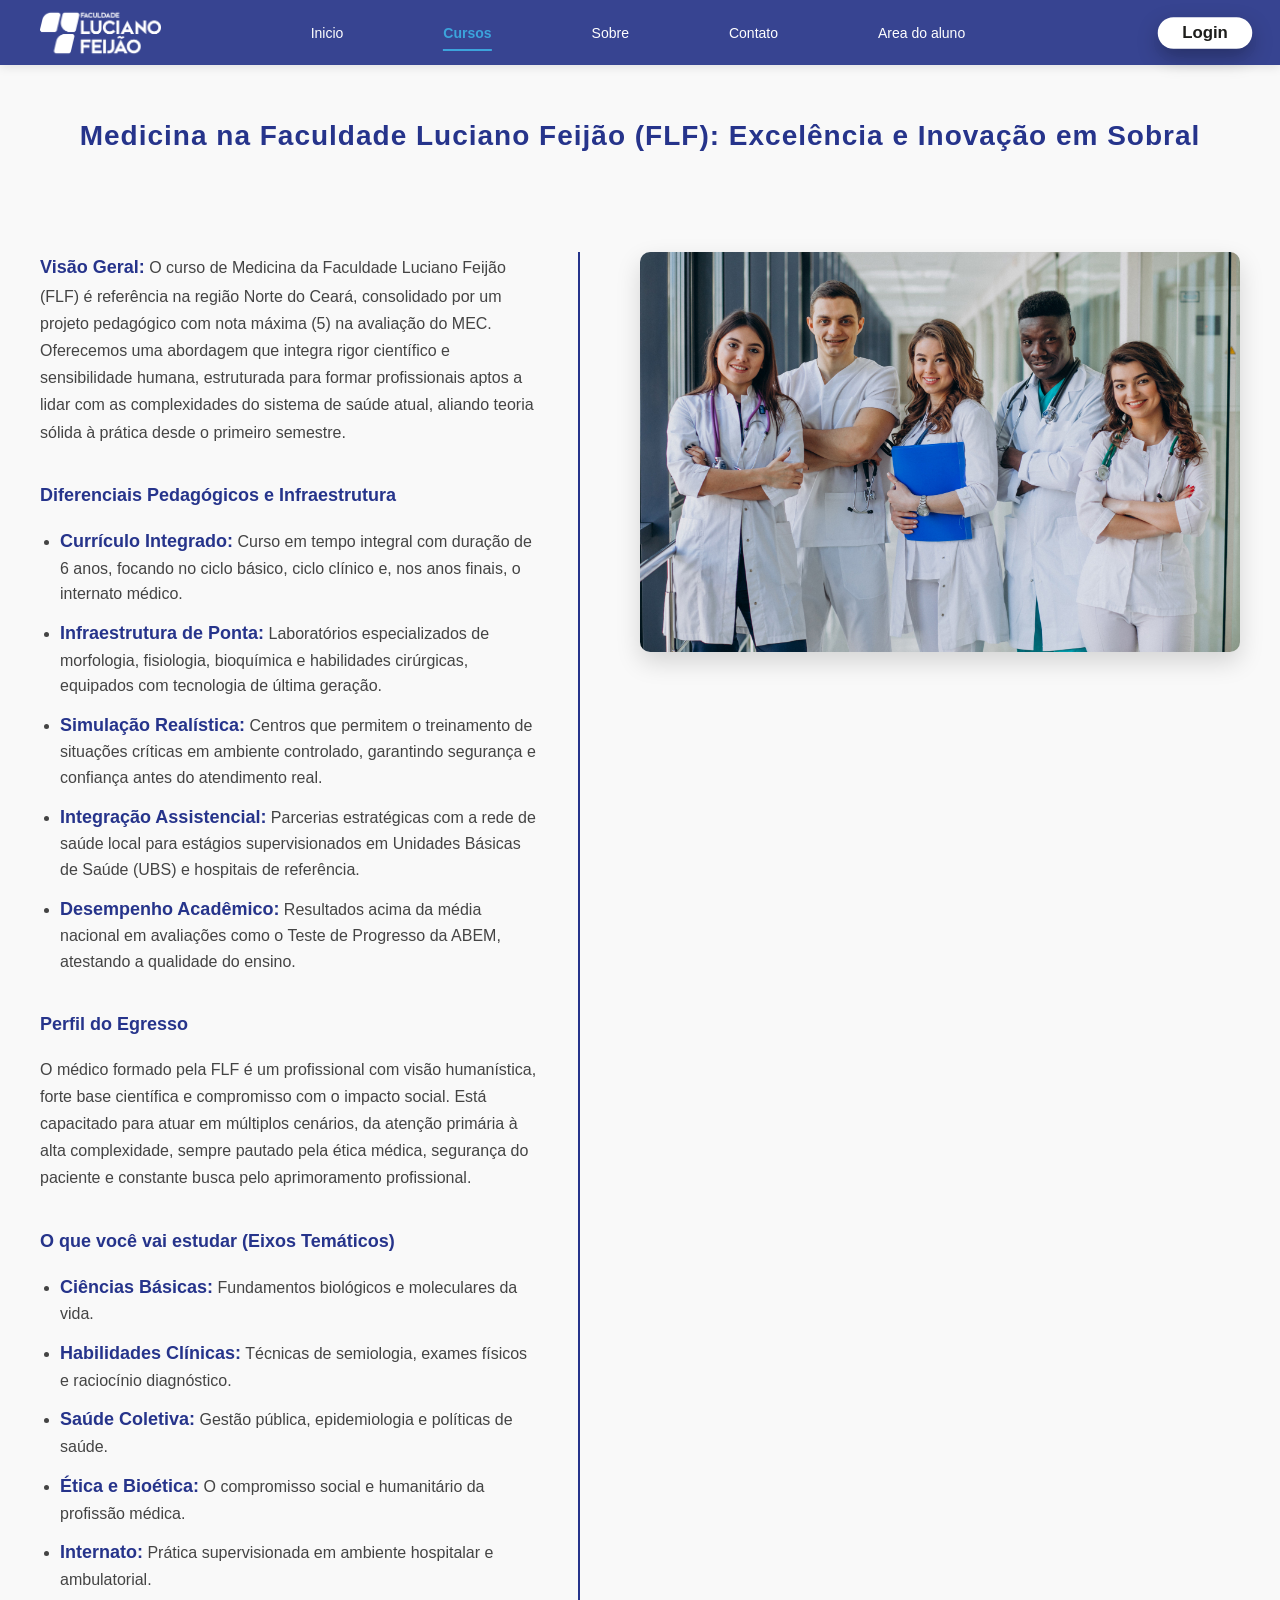
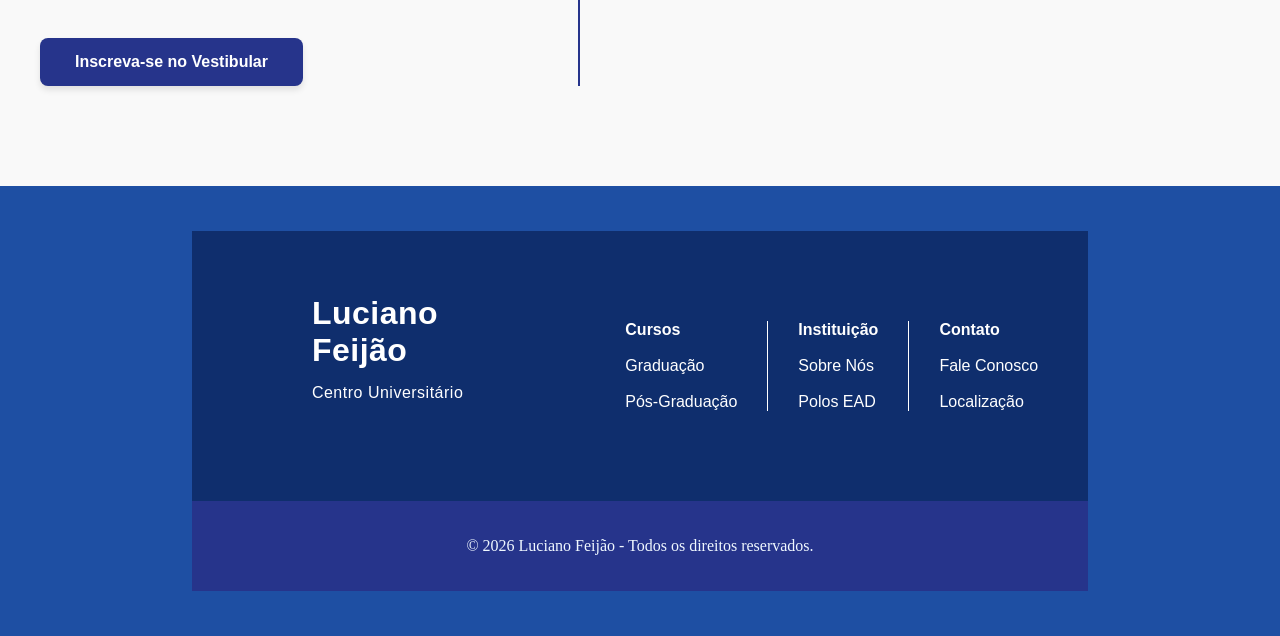
<file: med.html>
<!DOCTYPE html>
<html lang="pt-br">
<head>
    <meta charset="UTF-8">
    <meta name="viewport" content="width=device-width, initial-scale=1.0">
    <link rel="stylesheet" href="./styles/detalhes_link.css">
    <title>Medicina — FLF</title>
</head>
<body>
    <nav class="nav">
        <img src="./icones/Marca-FLF-2022-Todo-Branco.png" alt="Logo Luciano Feijão">
        <span>
            <a href="index.html" class="bntnav">Inicio</a>
            <a href="inscricao.html" class="bntnav ativo">Cursos</a>
            <a href="" class="bntnav">Sobre</a>
            <a href="" class="bntnav">Contato</a>
            <a href="" class="bntnav">Area do aluno</a>
        </span>    
        <a href="" class="bntlogin">Login</a>
        <button class="hamburger" id="hamburger" aria-label="Abrir menu">
            <span class="barra"></span>
            <span class="barra"></span>
            <span class="barra"></span>
        </button>
    </nav>
    <div class="nav-mobile" id="nav-mobile">
        <a href="index.html">Inicio</a>
        <a href="inscricao.html">Cursos</a>
        <a href="">Sobre</a>
        <a href="">Contato</a>
        <a href="">Area do aluno</a>
        <a href="" class="bntlogin-mobile">Login</a>
    </div>

<main>
    <h1 class="titulo-medio">Medicina na Faculdade Luciano Feijão (FLF): Excelência e Inovação em Sobral</h1>
    
    <section class="principal">
        <div class="texto">
            <p class="prg">
                <strong>Visão Geral:</strong> O curso de Medicina da Faculdade Luciano Feijão (FLF) é referência na região Norte do Ceará, consolidado por um projeto pedagógico com nota máxima (5) na avaliação do MEC. Oferecemos uma abordagem que integra rigor científico e sensibilidade humana, estruturada para formar profissionais aptos a lidar com as complexidades do sistema de saúde atual, aliando teoria sólida à prática desde o primeiro semestre.
            </p>

            <h3 class="prg"><strong>Diferenciais Pedagógicos e Infraestrutura</strong></h3>
            <ul class="lista-detalhes">
                <li class="prg"><strong>Currículo Integrado:</strong> Curso em tempo integral com duração de 6 anos, focando no ciclo básico, ciclo clínico e, nos anos finais, o internato médico.</li>
                <li class="prg"><strong>Infraestrutura de Ponta:</strong> Laboratórios especializados de morfologia, fisiologia, bioquímica e habilidades cirúrgicas, equipados com tecnologia de última geração.</li>
                <li class="prg"><strong>Simulação Realística:</strong> Centros que permitem o treinamento de situações críticas em ambiente controlado, garantindo segurança e confiança antes do atendimento real.</li>
                <li class="prg"><strong>Integração Assistencial:</strong> Parcerias estratégicas com a rede de saúde local para estágios supervisionados em Unidades Básicas de Saúde (UBS) e hospitais de referência.</li>
                <li class="prg"><strong>Desempenho Acadêmico:</strong> Resultados acima da média nacional em avaliações como o Teste de Progresso da ABEM, atestando a qualidade do ensino.</li>
            </ul>

            <h3 class="prg"><strong>Perfil do Egresso</strong></h3>
            <p class="prg">
                O médico formado pela FLF é um profissional com visão humanística, forte base científica e compromisso com o impacto social. Está capacitado para atuar em múltiplos cenários, da atenção primária à alta complexidade, sempre pautado pela ética médica, segurança do paciente e constante busca pelo aprimoramento profissional.
            </p>

            <h3 class="prg"><strong>O que você vai estudar (Eixos Temáticos)</strong></h3>
            <ul class="lista-detalhes">
                <li class="prg"><strong>Ciências Básicas:</strong> Fundamentos biológicos e moleculares da vida.</li>
                <li class="prg"><strong>Habilidades Clínicas:</strong> Técnicas de semiologia, exames físicos e raciocínio diagnóstico.</li>
                <li class="prg"><strong>Saúde Coletiva:</strong> Gestão pública, epidemiologia e políticas de saúde.</li>
                <li class="prg"><strong>Ética e Bioética:</strong> O compromisso social e humanitário da profissão médica.</li>
                <li class="prg"><strong>Internato:</strong> Prática supervisionada em ambiente hospitalar e ambulatorial.</li>
            </ul>

            <a href="inscricao.html" class="btn-cta">Inscreva-se no Vestibular</a>
        </div>

        <div class="imagens">
            <img src="./imagens/MEDICINA FLF.jpg" alt="Estudantes de Medicina da FLF">
        </div>
    </section>
</main>

    <footer>
        <div class="rodape">
            <div>
                <div class="icone-boxG"><i data-lucide="graduation-cap"></i></div>
                <p class="titulo-pequeno">Luciano <br>Feijão <br> <span class="prg">Centro Universitário</span></p>
            </div>        
            <div id="informacoes">
                <span class="cardfooter">
                    <p class="prg"><strong>Cursos</strong></p><br>
                    <p class="prg"><a href="">Graduação</a></p><br>
                    <p class="prg"><a href="">Pós-Graduação</a></p>
                </span>
                <span>
                    <p class="prg"><strong>Instituição</strong></p><br>
                    <p class="prg"><a href="">Sobre Nós</a></p><br>
                    <p class="prg"><a href="">Polos EAD</a></p>
                </span>
                <span>
                    <p class="prg"><strong>Contato</strong></p><br>
                    <p class="prg"><a href="">Fale Conosco</a></p><br>
                    <p class="prg"><a href="">Localização</a></p>
                </span>
            </div>
        </div>
        <div class="rodapefinal">
            <p>© 2026 Luciano Feijão - Todos os direitos reservados.</p>
        </div>
    </footer>
</body>
</html>
</file>
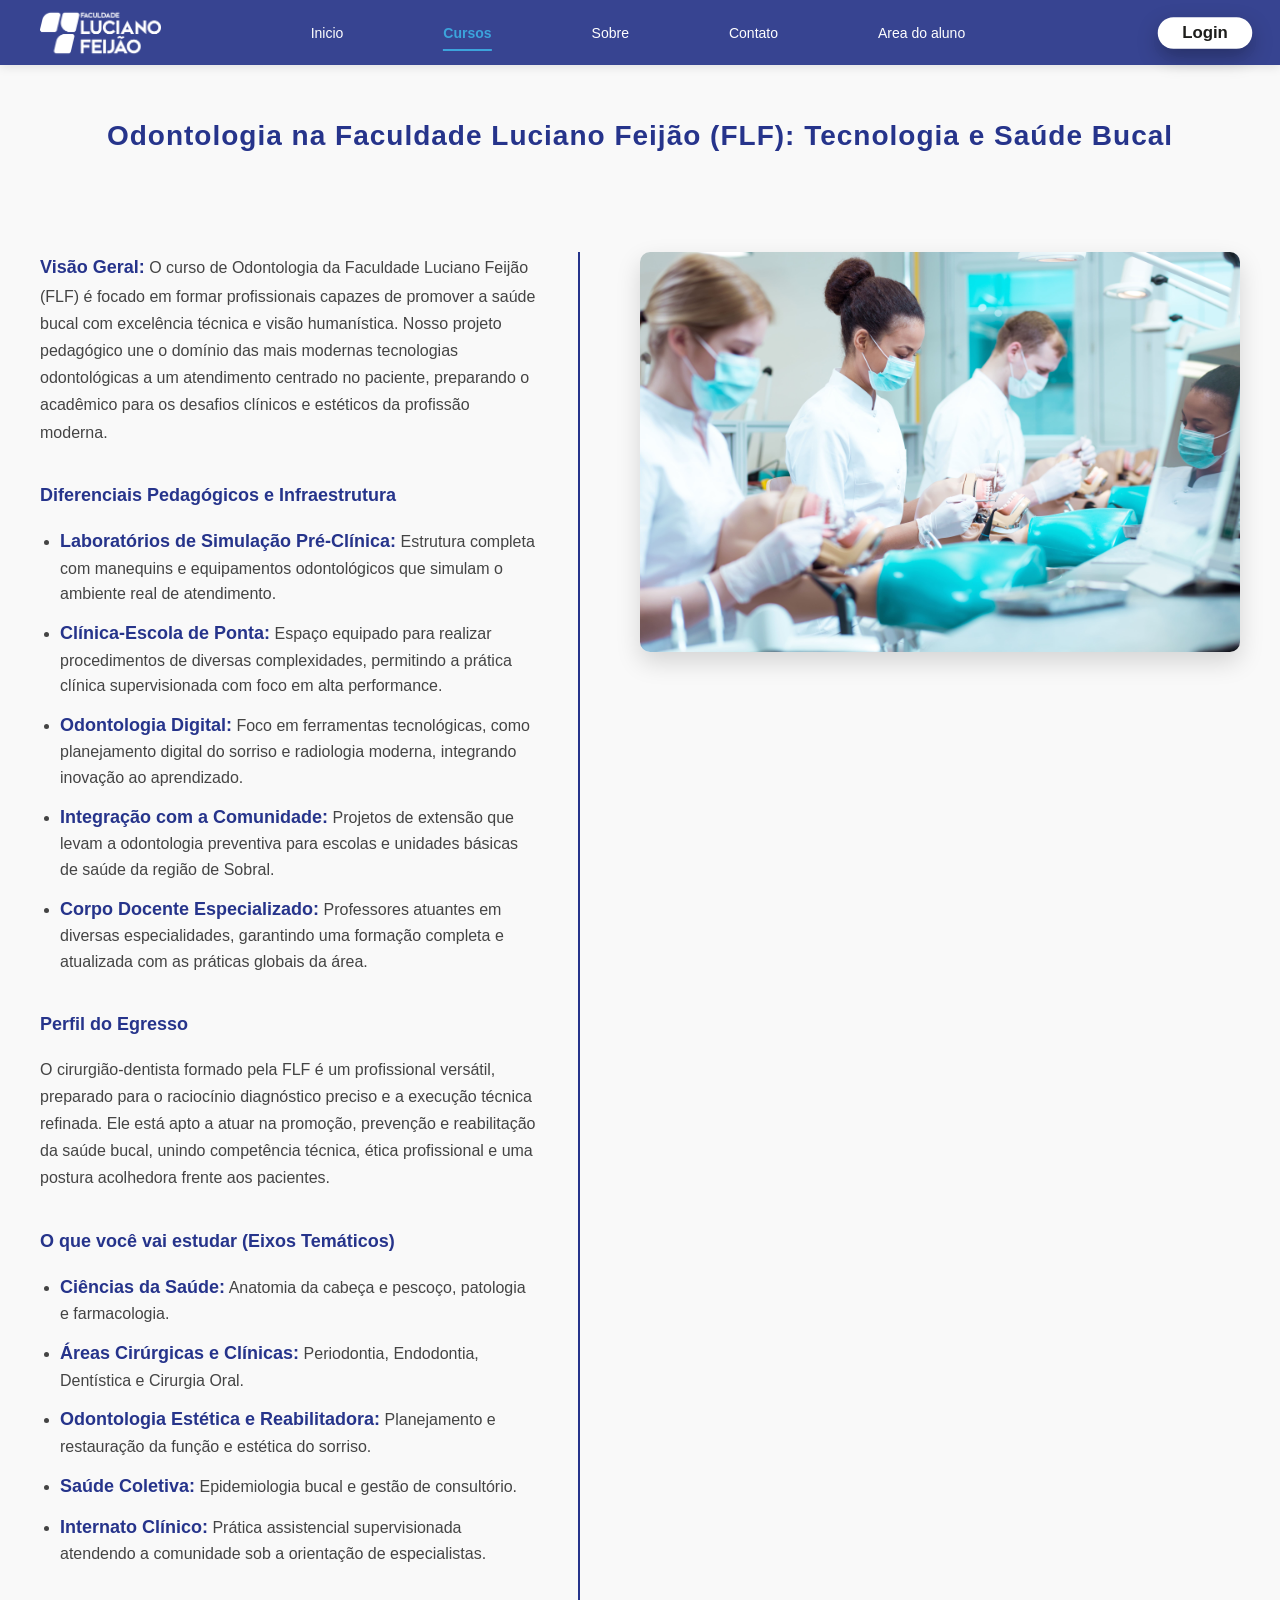
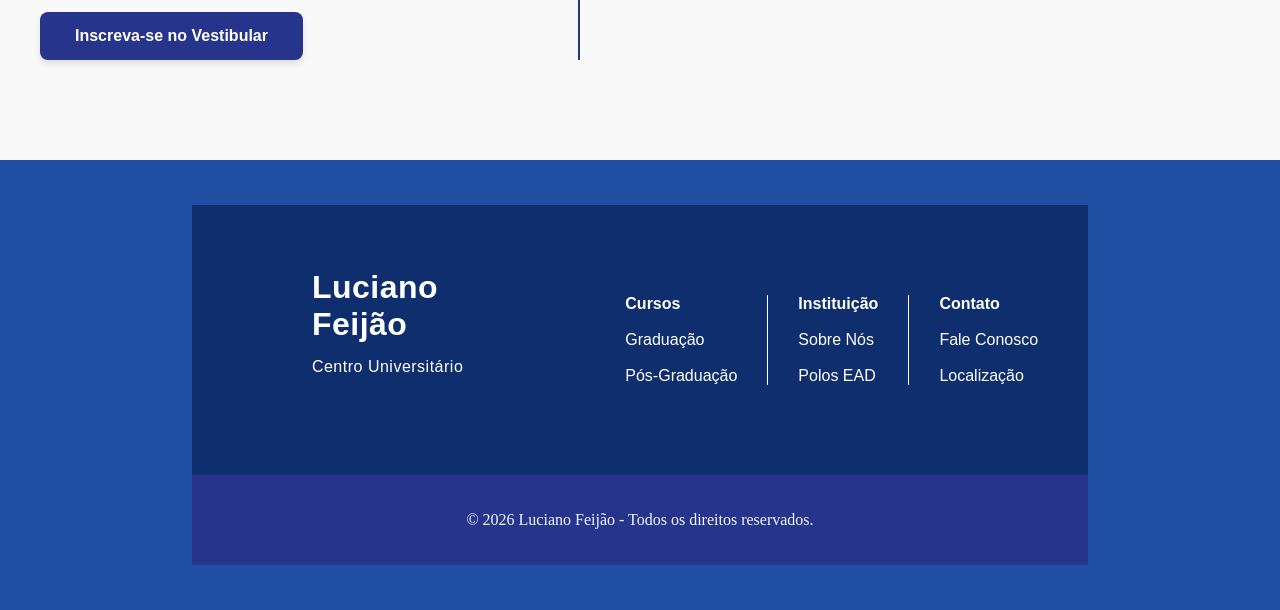
<file: odonto.html>
<!DOCTYPE html>
<html lang="pt-br">
<head>
    <meta charset="UTF-8">
    <meta name="viewport" content="width=device-width, initial-scale=1.0">
    <link rel="stylesheet" href="./styles/detalhes_link.css">
    <title>Odontologia — FLF</title>
</head>
<body>
    <nav class="nav">
        <img src="./icones/Marca-FLF-2022-Todo-Branco.png" alt="Logo Luciano Feijão">
        <span>
            <a href="index.html" class="bntnav">Inicio</a>
            <a href="inscricao.html" class="bntnav ativo">Cursos</a>
            <a href="" class="bntnav">Sobre</a>
            <a href="" class="bntnav">Contato</a>
            <a href="" class="bntnav">Area do aluno</a>
        </span>    
        <a href="" class="bntlogin">Login</a>
        <button class="hamburger" id="hamburger" aria-label="Abrir menu">
            <span class="barra"></span>
            <span class="barra"></span>
            <span class="barra"></span>
        </button>
    </nav>
    <div class="nav-mobile" id="nav-mobile">
        <a href="index.html">Inicio</a>
        <a href="inscricao.html">Cursos</a>
        <a href="">Sobre</a>
        <a href="">Contato</a>
        <a href="">Area do aluno</a>
        <a href="" class="bntlogin-mobile">Login</a>
    </div>

<main>
    <h1 class="titulo-medio">Odontologia na Faculdade Luciano Feijão (FLF): Tecnologia e Saúde Bucal</h1>
    
    <section class="principal">
        <div class="texto">
            <p class="prg">
                <strong>Visão Geral:</strong> O curso de Odontologia da Faculdade Luciano Feijão (FLF) é focado em formar profissionais capazes de promover a saúde bucal com excelência técnica e visão humanística. Nosso projeto pedagógico une o domínio das mais modernas tecnologias odontológicas a um atendimento centrado no paciente, preparando o acadêmico para os desafios clínicos e estéticos da profissão moderna.
            </p>

            <h3 class="prg"><strong>Diferenciais Pedagógicos e Infraestrutura</strong></h3>
            <ul class="lista-detalhes">
                <li class="prg"><strong>Laboratórios de Simulação Pré-Clínica:</strong> Estrutura completa com manequins e equipamentos odontológicos que simulam o ambiente real de atendimento.</li>
                <li class="prg"><strong>Clínica-Escola de Ponta:</strong> Espaço equipado para realizar procedimentos de diversas complexidades, permitindo a prática clínica supervisionada com foco em alta performance.</li>
                <li class="prg"><strong>Odontologia Digital:</strong> Foco em ferramentas tecnológicas, como planejamento digital do sorriso e radiologia moderna, integrando inovação ao aprendizado.</li>
                <li class="prg"><strong>Integração com a Comunidade:</strong> Projetos de extensão que levam a odontologia preventiva para escolas e unidades básicas de saúde da região de Sobral.</li>
                <li class="prg"><strong>Corpo Docente Especializado:</strong> Professores atuantes em diversas especialidades, garantindo uma formação completa e atualizada com as práticas globais da área.</li>
            </ul>

            <h3 class="prg"><strong>Perfil do Egresso</strong></h3>
            <p class="prg">
                O cirurgião-dentista formado pela FLF é um profissional versátil, preparado para o raciocínio diagnóstico preciso e a execução técnica refinada. Ele está apto a atuar na promoção, prevenção e reabilitação da saúde bucal, unindo competência técnica, ética profissional e uma postura acolhedora frente aos pacientes.
            </p>

            <h3 class="prg"><strong>O que você vai estudar (Eixos Temáticos)</strong></h3>
            <ul class="lista-detalhes">
                <li class="prg"><strong>Ciências da Saúde:</strong> Anatomia da cabeça e pescoço, patologia e farmacologia.</li>
                <li class="prg"><strong>Áreas Cirúrgicas e Clínicas:</strong> Periodontia, Endodontia, Dentística e Cirurgia Oral.</li>
                <li class="prg"><strong>Odontologia Estética e Reabilitadora:</strong> Planejamento e restauração da função e estética do sorriso.</li>
                <li class="prg"><strong>Saúde Coletiva:</strong> Epidemiologia bucal e gestão de consultório.</li>
                <li class="prg"><strong>Internato Clínico:</strong> Prática assistencial supervisionada atendendo a comunidade sob a orientação de especialistas.</li>
            </ul>

            <a href="inscricao.html" class="btn-cta">Inscreva-se no Vestibular</a>
        </div>

        <div class="imagens">
            <img src="./imagens/ODONTOLOGIA.jpeg" alt="Estudantes de Odontologia da FLF">
        </div>
    </section>
</main>

    <footer>
        <div class="rodape">
            <div>
                <div class="icone-boxG"><i data-lucide="graduation-cap"></i></div>
                <p class="titulo-pequeno">Luciano <br>Feijão <br> <span class="prg">Centro Universitário</span></p>
            </div>        
            <div id="informacoes">
                <span class="cardfooter">
                    <p class="prg"><strong>Cursos</strong></p><br>
                    <p class="prg"><a href="">Graduação</a></p><br>
                    <p class="prg"><a href="">Pós-Graduação</a></p>
                </span>
                <span>
                    <p class="prg"><strong>Instituição</strong></p><br>
                    <p class="prg"><a href="">Sobre Nós</a></p><br>
                    <p class="prg"><a href="">Polos EAD</a></p>
                </span>
                <span>
                    <p class="prg"><strong>Contato</strong></p><br>
                    <p class="prg"><a href="">Fale Conosco</a></p><br>
                    <p class="prg"><a href="">Localização</a></p>
                </span>
            </div>
        </div>
        <div class="rodapefinal">
            <p>© 2026 Luciano Feijão - Todos os direitos reservados.</p>
        </div>
    </footer>
</body>
</html>
</file>
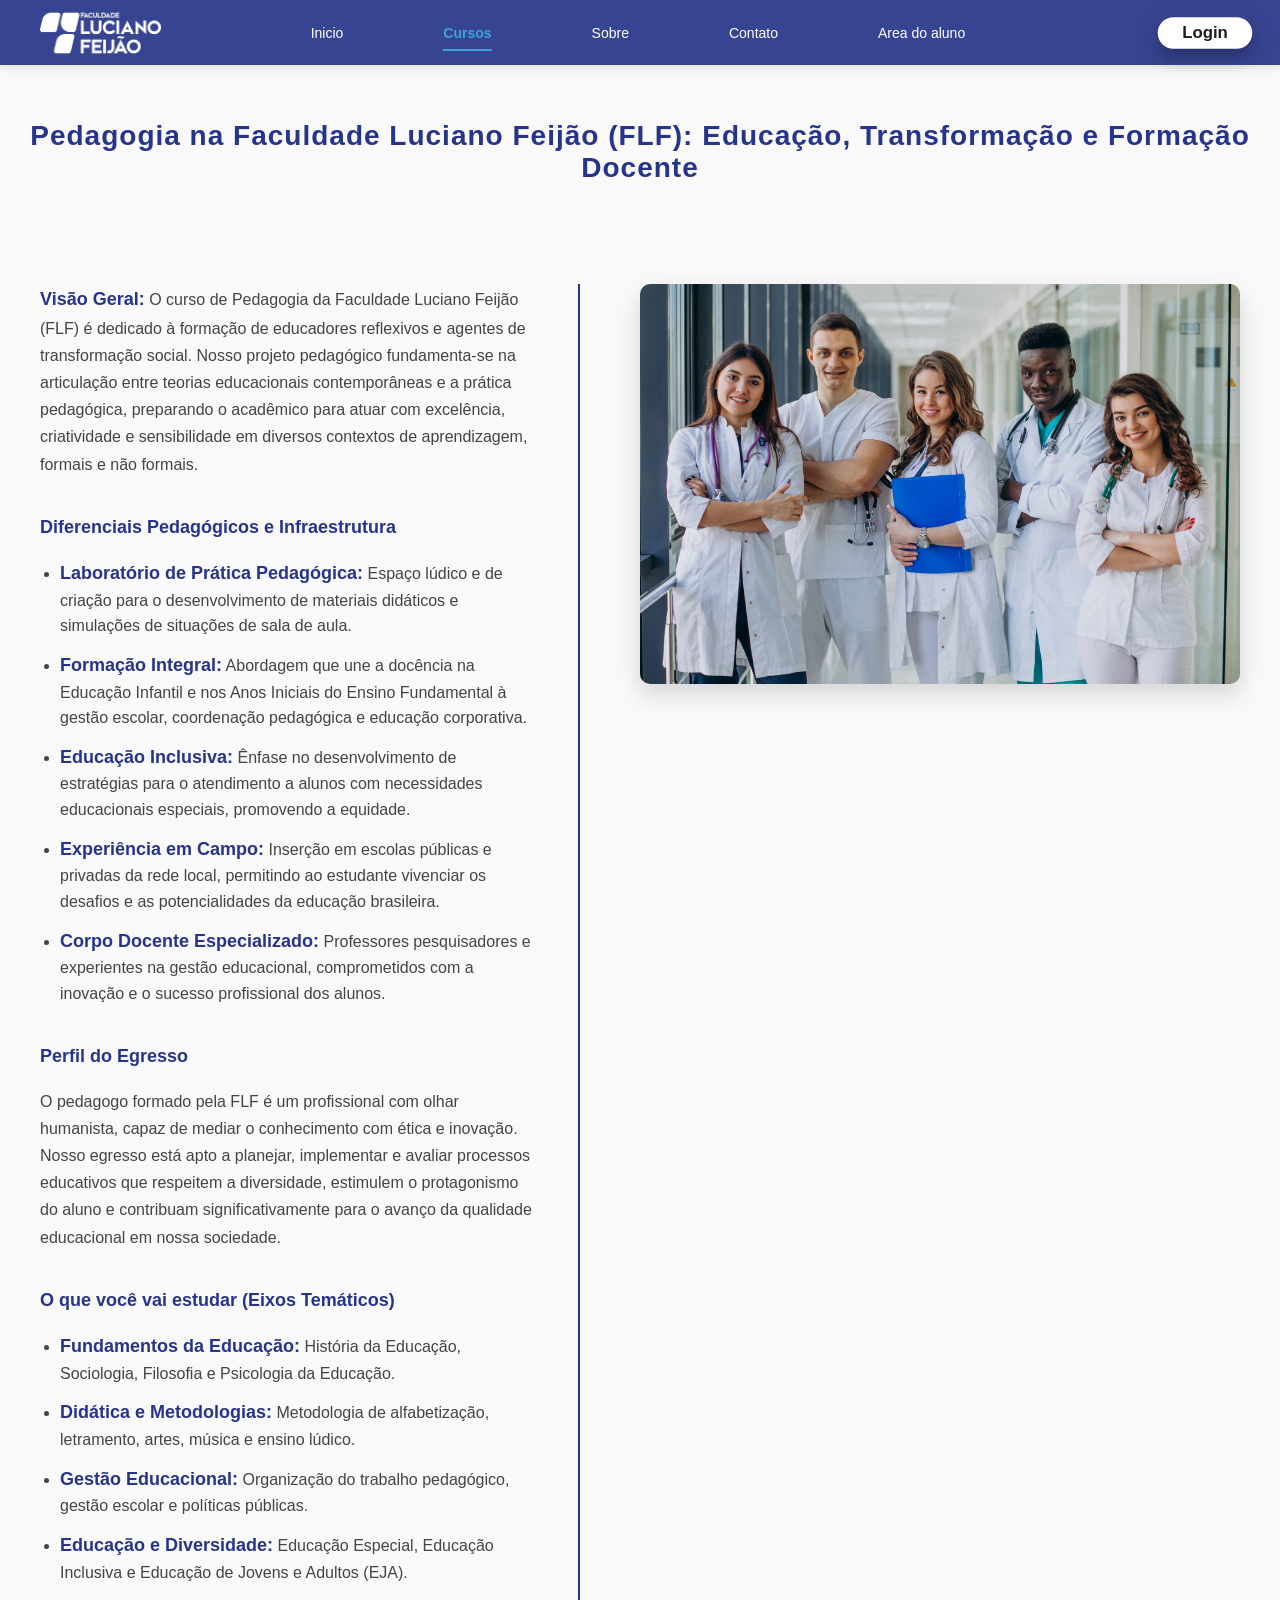
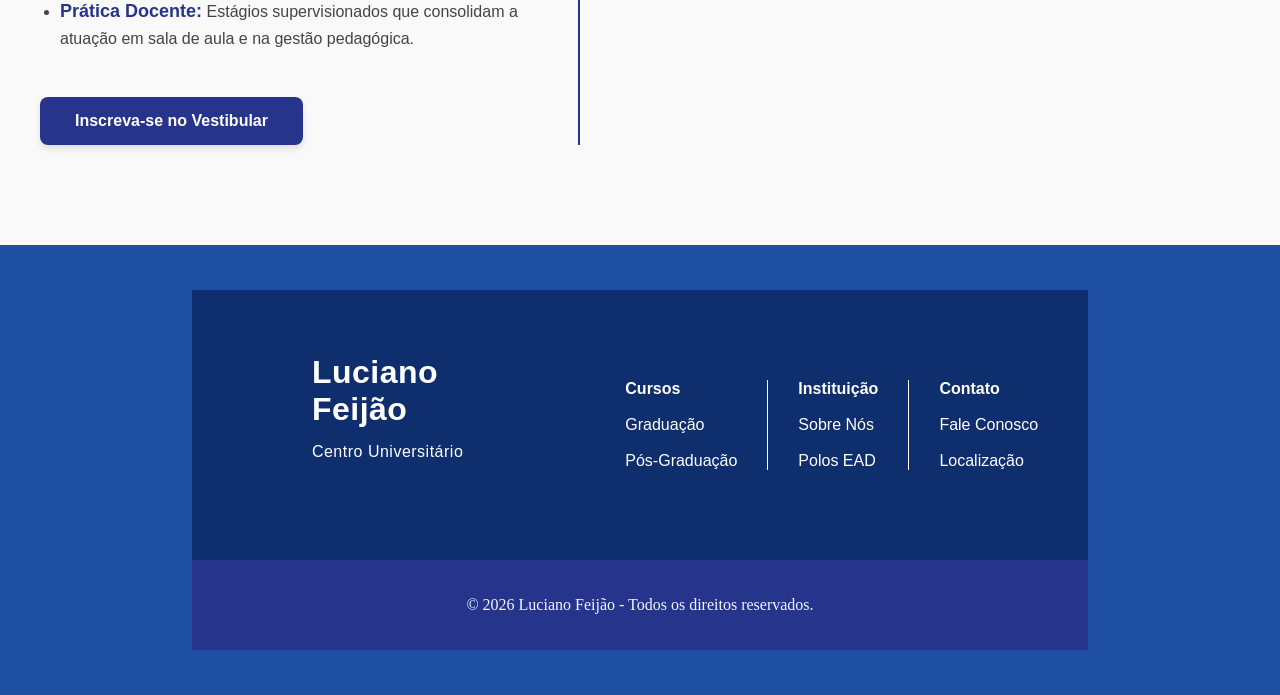
<file: pedagogia.html>
<!DOCTYPE html>
<html lang="pt-br">
<head>
    <meta charset="UTF-8">
    <meta name="viewport" content="width=device-width, initial-scale=1.0">
    <link rel="stylesheet" href="./styles/detalhes_link.css">
    <title>Pedagogia — FLF</title>
</head>
<body>
    <nav class="nav">
        <img src="./icones/Marca-FLF-2022-Todo-Branco.png" alt="Logo Luciano Feijão">
        <span>
            <a href="index.html" class="bntnav">Inicio</a>
            <a href="inscricao.html" class="bntnav ativo">Cursos</a>
            <a href="" class="bntnav">Sobre</a>
            <a href="" class="bntnav">Contato</a>
            <a href="" class="bntnav">Area do aluno</a>
        </span>    
        <a href="" class="bntlogin">Login</a>
        <button class="hamburger" id="hamburger" aria-label="Abrir menu">
            <span class="barra"></span>
            <span class="barra"></span>
            <span class="barra"></span>
        </button>
    </nav>
    <div class="nav-mobile" id="nav-mobile">
        <a href="index.html">Inicio</a>
        <a href="inscricao.html">Cursos</a>
        <a href="">Sobre</a>
        <a href="">Contato</a>
        <a href="">Area do aluno</a>
        <a href="" class="bntlogin-mobile">Login</a>
    </div>

<main>
    <h1 class="titulo-medio">Pedagogia na Faculdade Luciano Feijão (FLF): Educação, Transformação e Formação Docente</h1>
    
    <section class="principal">
        <div class="texto">
            <p class="prg">
                <strong>Visão Geral:</strong> O curso de Pedagogia da Faculdade Luciano Feijão (FLF) é dedicado à formação de educadores reflexivos e agentes de transformação social. Nosso projeto pedagógico fundamenta-se na articulação entre teorias educacionais contemporâneas e a prática pedagógica, preparando o acadêmico para atuar com excelência, criatividade e sensibilidade em diversos contextos de aprendizagem, formais e não formais.
            </p>

            <h3 class="prg"><strong>Diferenciais Pedagógicos e Infraestrutura</strong></h3>
            <ul class="lista-detalhes">
                <li class="prg"><strong>Laboratório de Prática Pedagógica:</strong> Espaço lúdico e de criação para o desenvolvimento de materiais didáticos e simulações de situações de sala de aula.</li>
                <li class="prg"><strong>Formação Integral:</strong> Abordagem que une a docência na Educação Infantil e nos Anos Iniciais do Ensino Fundamental à gestão escolar, coordenação pedagógica e educação corporativa.</li>
                <li class="prg"><strong>Educação Inclusiva:</strong> Ênfase no desenvolvimento de estratégias para o atendimento a alunos com necessidades educacionais especiais, promovendo a equidade.</li>
                <li class="prg"><strong>Experiência em Campo:</strong> Inserção em escolas públicas e privadas da rede local, permitindo ao estudante vivenciar os desafios e as potencialidades da educação brasileira.</li>
                <li class="prg"><strong>Corpo Docente Especializado:</strong> Professores pesquisadores e experientes na gestão educacional, comprometidos com a inovação e o sucesso profissional dos alunos.</li>
            </ul>

            <h3 class="prg"><strong>Perfil do Egresso</strong></h3>
            <p class="prg">
                O pedagogo formado pela FLF é um profissional com olhar humanista, capaz de mediar o conhecimento com ética e inovação. Nosso egresso está apto a planejar, implementar e avaliar processos educativos que respeitem a diversidade, estimulem o protagonismo do aluno e contribuam significativamente para o avanço da qualidade educacional em nossa sociedade.
            </p>

            <h3 class="prg"><strong>O que você vai estudar (Eixos Temáticos)</strong></h3>
            <ul class="lista-detalhes">
                <li class="prg"><strong>Fundamentos da Educação:</strong> História da Educação, Sociologia, Filosofia e Psicologia da Educação.</li>
                <li class="prg"><strong>Didática e Metodologias:</strong> Metodologia de alfabetização, letramento, artes, música e ensino lúdico.</li>
                <li class="prg"><strong>Gestão Educacional:</strong> Organização do trabalho pedagógico, gestão escolar e políticas públicas.</li>
                <li class="prg"><strong>Educação e Diversidade:</strong> Educação Especial, Educação Inclusiva e Educação de Jovens e Adultos (EJA).</li>
                <li class="prg"><strong>Prática Docente:</strong> Estágios supervisionados que consolidam a atuação em sala de aula e na gestão pedagógica.</li>
            </ul>

            <a href="inscricao.html" class="btn-cta">Inscreva-se no Vestibular</a>
        </div>

        <div class="imagens">
            <img src="./imagens/MEDICINA FLF.jpg" alt="Estudantes de Pedagogia da FLF">
        </div>
    </section>
</main>

    <footer>
        <div class="rodape">
            <div>
                <div class="icone-boxG"><i data-lucide="graduation-cap"></i></div>
                <p class="titulo-pequeno">Luciano <br>Feijão <br> <span class="prg">Centro Universitário</span></p>
            </div>        
            <div id="informacoes">
                <span class="cardfooter">
                    <p class="prg"><strong>Cursos</strong></p><br>
                    <p class="prg"><a href="">Graduação</a></p><br>
                    <p class="prg"><a href="">Pós-Graduação</a></p>
                </span>
                <span>
                    <p class="prg"><strong>Instituição</strong></p><br>
                    <p class="prg"><a href="">Sobre Nós</a></p><br>
                    <p class="prg"><a href="">Polos EAD</a></p>
                </span>
                <span>
                    <p class="prg"><strong>Contato</strong></p><br>
                    <p class="prg"><a href="">Fale Conosco</a></p><br>
                    <p class="prg"><a href="">Localização</a></p>
                </span>
            </div>
        </div>
        <div class="rodapefinal">
            <p>© 2026 Luciano Feijão - Todos os direitos reservados.</p>
        </div>
    </footer>
</body>
</html>
</file>
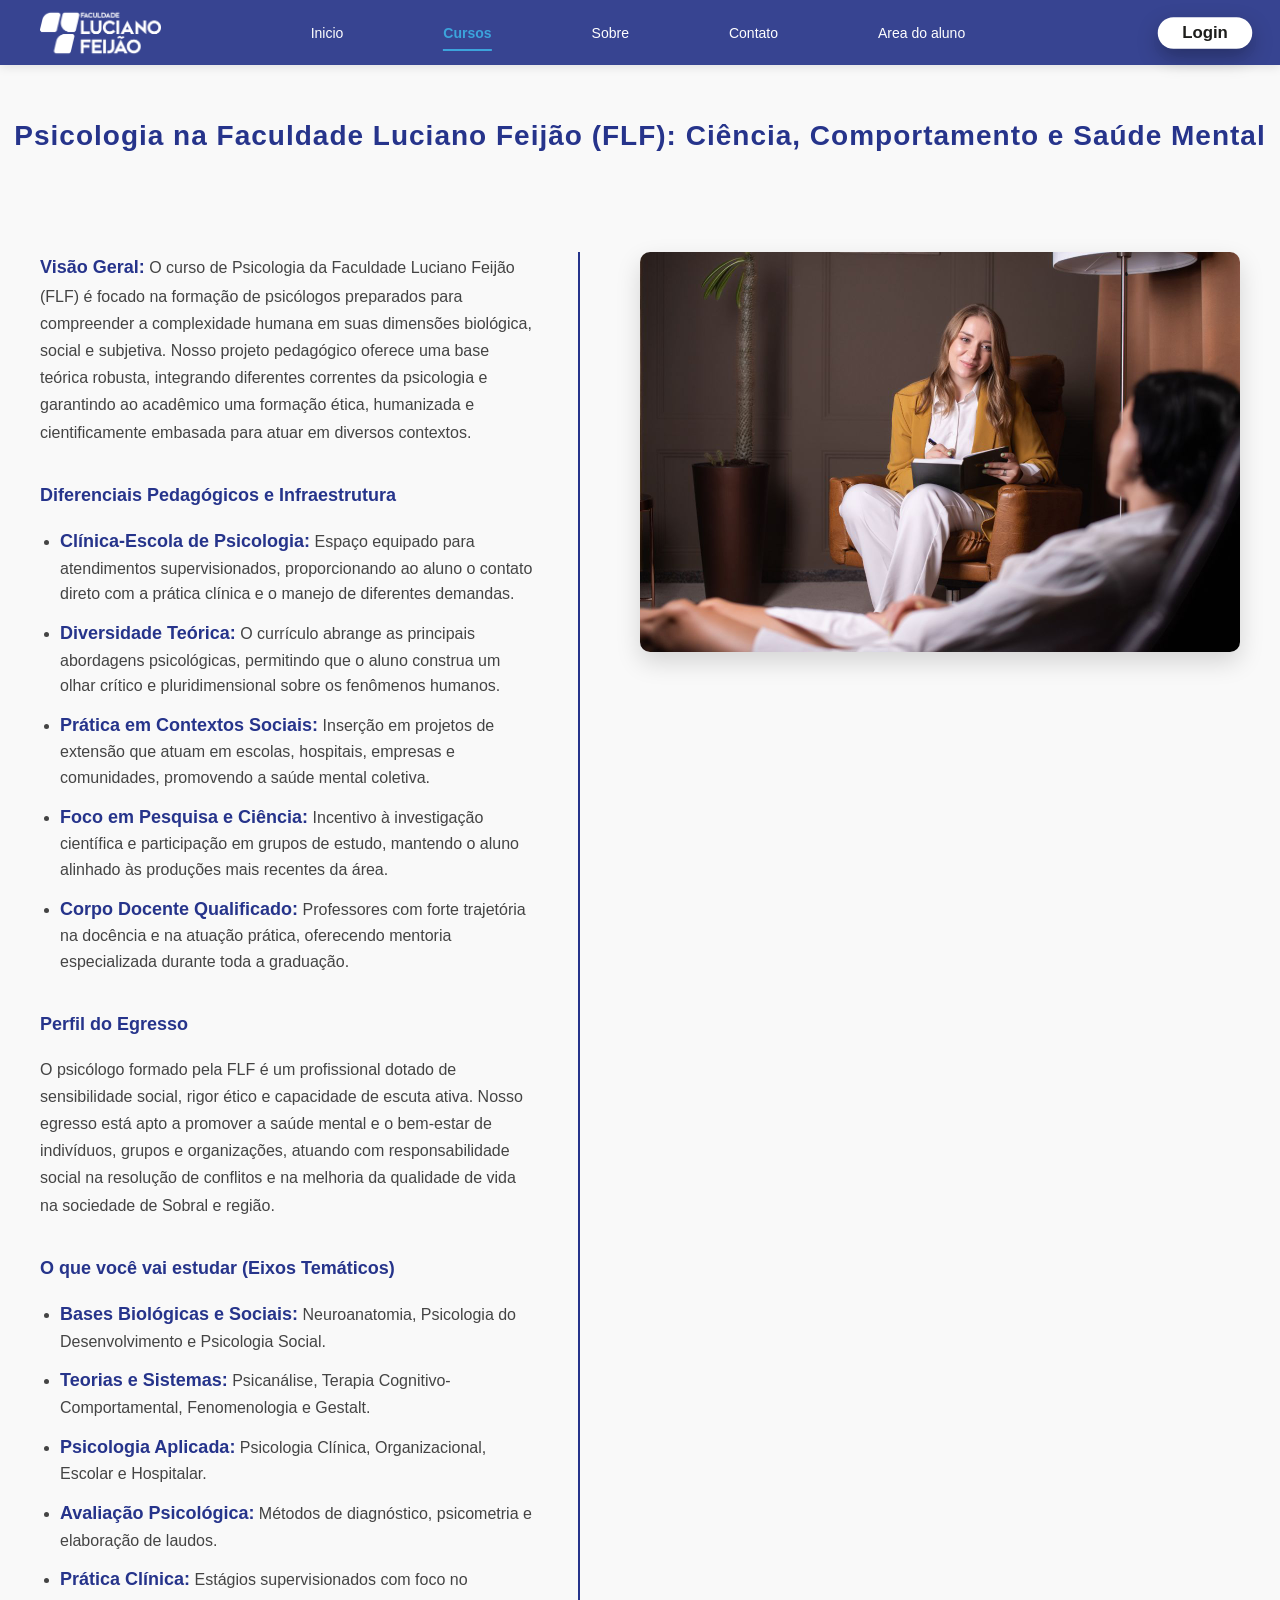
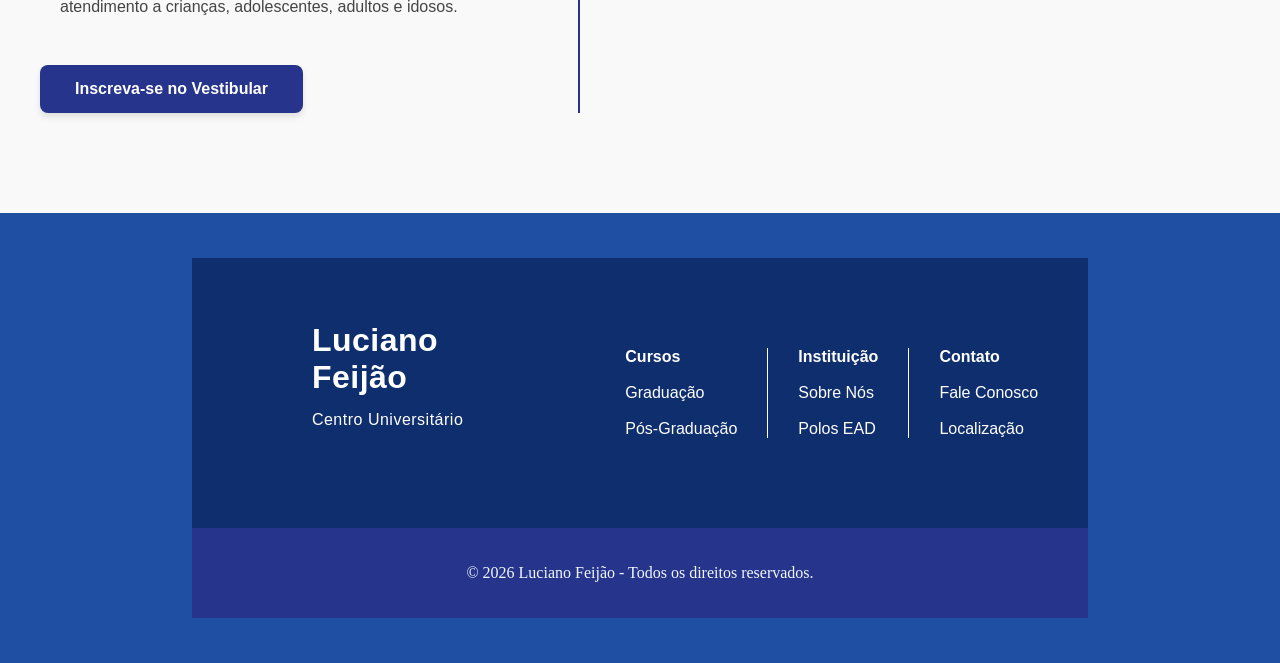
<file: psico.html>
<!DOCTYPE html>
<html lang="pt-br">
<head>
    <meta charset="UTF-8">
    <meta name="viewport" content="width=device-width, initial-scale=1.0">
    <link rel="stylesheet" href="./styles/detalhes_link.css">
    <title>Psicologia — FLF</title>
</head>
<body>
    <nav class="nav">
        <img src="./icones/Marca-FLF-2022-Todo-Branco.png" alt="Logo Luciano Feijão">
        <span>
            <a href="index.html" class="bntnav">Inicio</a>
            <a href="inscricao.html" class="bntnav ativo">Cursos</a>
            <a href="" class="bntnav">Sobre</a>
            <a href="" class="bntnav">Contato</a>
            <a href="" class="bntnav">Area do aluno</a>
        </span>    
        <a href="" class="bntlogin">Login</a>
        <button class="hamburger" id="hamburger" aria-label="Abrir menu">
            <span class="barra"></span>
            <span class="barra"></span>
            <span class="barra"></span>
        </button>
    </nav>
    <div class="nav-mobile" id="nav-mobile">
        <a href="index.html">Inicio</a>
        <a href="inscricao.html">Cursos</a>
        <a href="">Sobre</a>
        <a href="">Contato</a>
        <a href="">Area do aluno</a>
        <a href="" class="bntlogin-mobile">Login</a>
    </div>

<main>
    <h1 class="titulo-medio">Psicologia na Faculdade Luciano Feijão (FLF): Ciência, Comportamento e Saúde Mental</h1>
    
    <section class="principal">
        <div class="texto">
            <p class="prg">
                <strong>Visão Geral:</strong> O curso de Psicologia da Faculdade Luciano Feijão (FLF) é focado na formação de psicólogos preparados para compreender a complexidade humana em suas dimensões biológica, social e subjetiva. Nosso projeto pedagógico oferece uma base teórica robusta, integrando diferentes correntes da psicologia e garantindo ao acadêmico uma formação ética, humanizada e cientificamente embasada para atuar em diversos contextos.
            </p>

            <h3 class="prg"><strong>Diferenciais Pedagógicos e Infraestrutura</strong></h3>
            <ul class="lista-detalhes">
                <li class="prg"><strong>Clínica-Escola de Psicologia:</strong> Espaço equipado para atendimentos supervisionados, proporcionando ao aluno o contato direto com a prática clínica e o manejo de diferentes demandas.</li>
                <li class="prg"><strong>Diversidade Teórica:</strong> O currículo abrange as principais abordagens psicológicas, permitindo que o aluno construa um olhar crítico e pluridimensional sobre os fenômenos humanos.</li>
                <li class="prg"><strong>Prática em Contextos Sociais:</strong> Inserção em projetos de extensão que atuam em escolas, hospitais, empresas e comunidades, promovendo a saúde mental coletiva.</li>
                <li class="prg"><strong>Foco em Pesquisa e Ciência:</strong> Incentivo à investigação científica e participação em grupos de estudo, mantendo o aluno alinhado às produções mais recentes da área.</li>
                <li class="prg"><strong>Corpo Docente Qualificado:</strong> Professores com forte trajetória na docência e na atuação prática, oferecendo mentoria especializada durante toda a graduação.</li>
            </ul>

            <h3 class="prg"><strong>Perfil do Egresso</strong></h3>
            <p class="prg">
                O psicólogo formado pela FLF é um profissional dotado de sensibilidade social, rigor ético e capacidade de escuta ativa. Nosso egresso está apto a promover a saúde mental e o bem-estar de indivíduos, grupos e organizações, atuando com responsabilidade social na resolução de conflitos e na melhoria da qualidade de vida na sociedade de Sobral e região.
            </p>

            <h3 class="prg"><strong>O que você vai estudar (Eixos Temáticos)</strong></h3>
            <ul class="lista-detalhes">
                <li class="prg"><strong>Bases Biológicas e Sociais:</strong> Neuroanatomia, Psicologia do Desenvolvimento e Psicologia Social.</li>
                <li class="prg"><strong>Teorias e Sistemas:</strong> Psicanálise, Terapia Cognitivo-Comportamental, Fenomenologia e Gestalt.</li>
                <li class="prg"><strong>Psicologia Aplicada:</strong> Psicologia Clínica, Organizacional, Escolar e Hospitalar.</li>
                <li class="prg"><strong>Avaliação Psicológica:</strong> Métodos de diagnóstico, psicometria e elaboração de laudos.</li>
                <li class="prg"><strong>Prática Clínica:</strong> Estágios supervisionados com foco no atendimento a crianças, adolescentes, adultos e idosos.</li>
            </ul>

            <a href="inscricao.html" class="btn-cta">Inscreva-se no Vestibular</a>
        </div>

        <div class="imagens">
            <img src="./imagens/PSICOLOGIA.jpg" alt="Estudantes de Psicologia da FLF">
        </div>
    </section>
</main>

    <footer>
        <div class="rodape">
            <div>
                <div class="icone-boxG"><i data-lucide="graduation-cap"></i></div>
                <p class="titulo-pequeno">Luciano <br>Feijão <br> <span class="prg">Centro Universitário</span></p>
            </div>        
            <div id="informacoes">
                <span class="cardfooter">
                    <p class="prg"><strong>Cursos</strong></p><br>
                    <p class="prg"><a href="">Graduação</a></p><br>
                    <p class="prg"><a href="">Pós-Graduação</a></p>
                </span>
                <span>
                    <p class="prg"><strong>Instituição</strong></p><br>
                    <p class="prg"><a href="">Sobre Nós</a></p><br>
                    <p class="prg"><a href="">Polos EAD</a></p>
                </span>
                <span>
                    <p class="prg"><strong>Contato</strong></p><br>
                    <p class="prg"><a href="">Fale Conosco</a></p><br>
                    <p class="prg"><a href="">Localização</a></p>
                </span>
            </div>
        </div>
        <div class="rodapefinal">
            <p>© 2026 Luciano Feijão - Todos os direitos reservados.</p>
        </div>
    </footer>
</body>
</html>
</file>
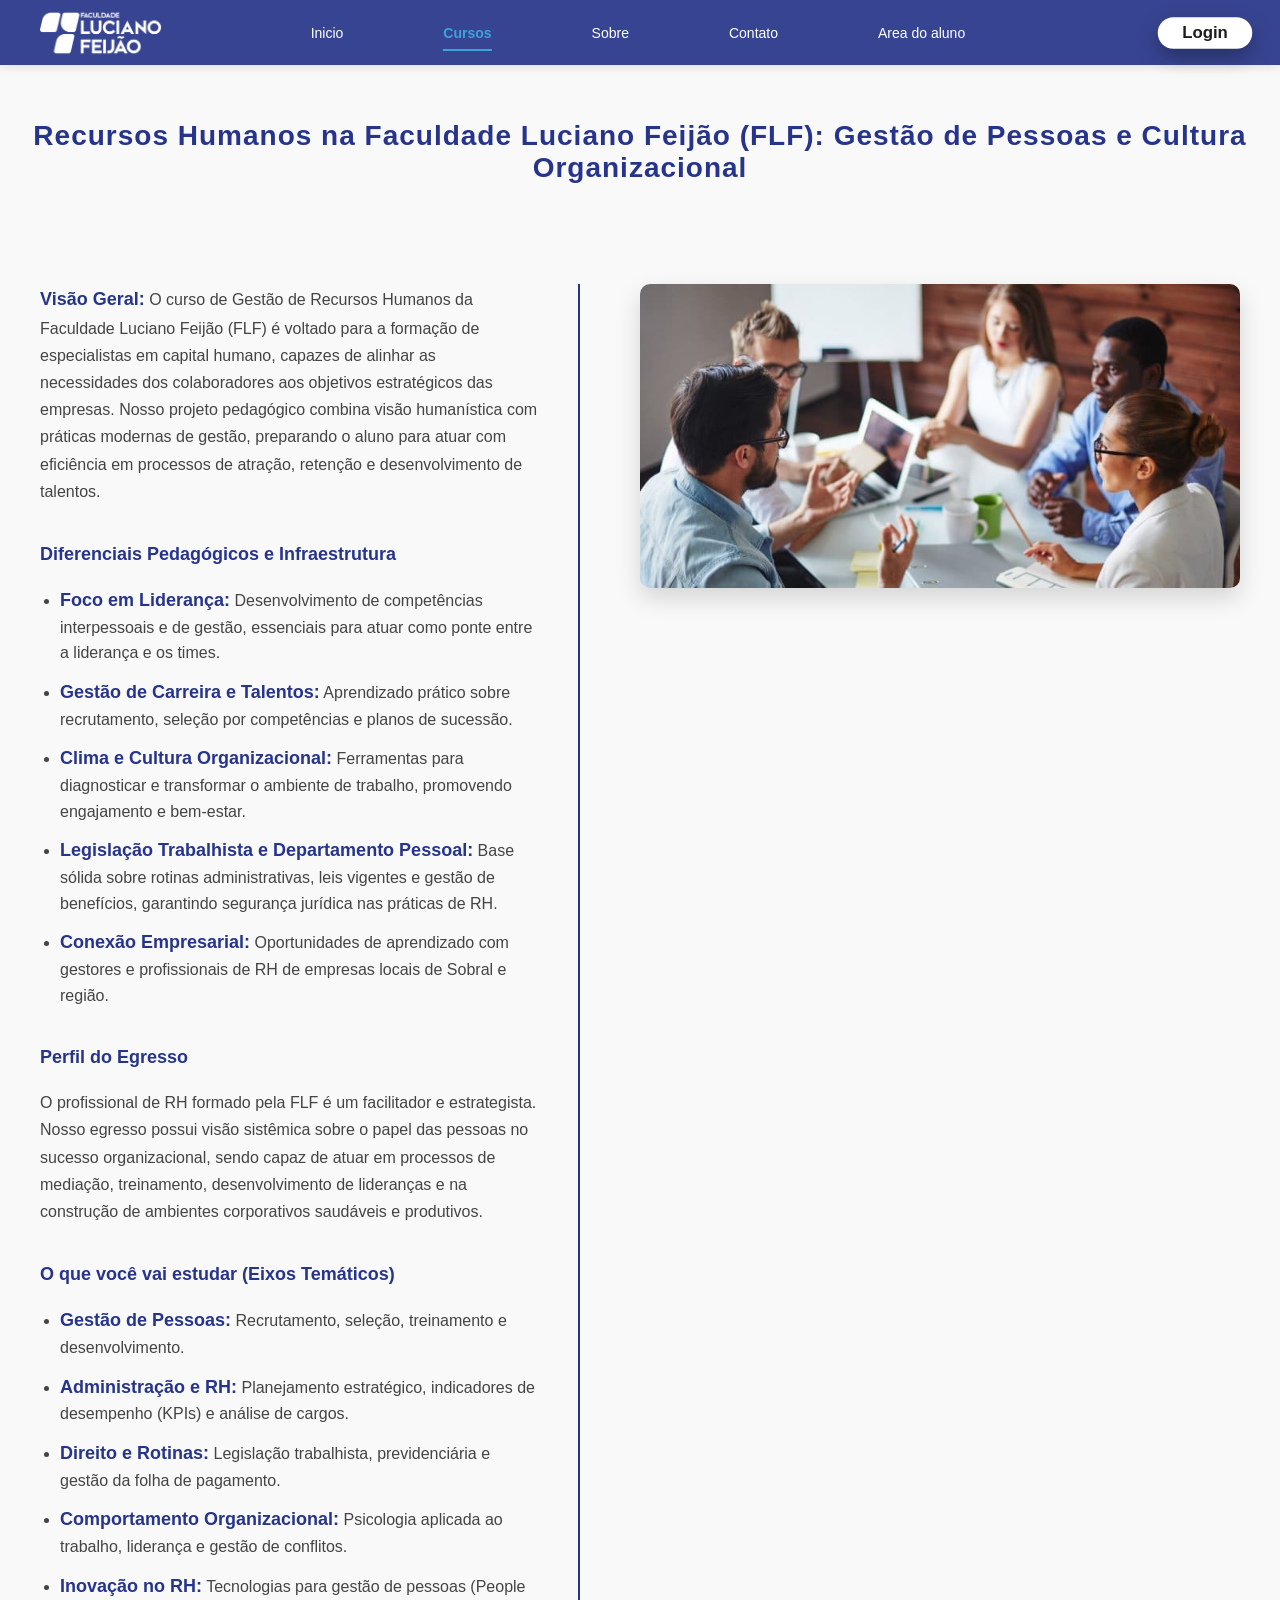
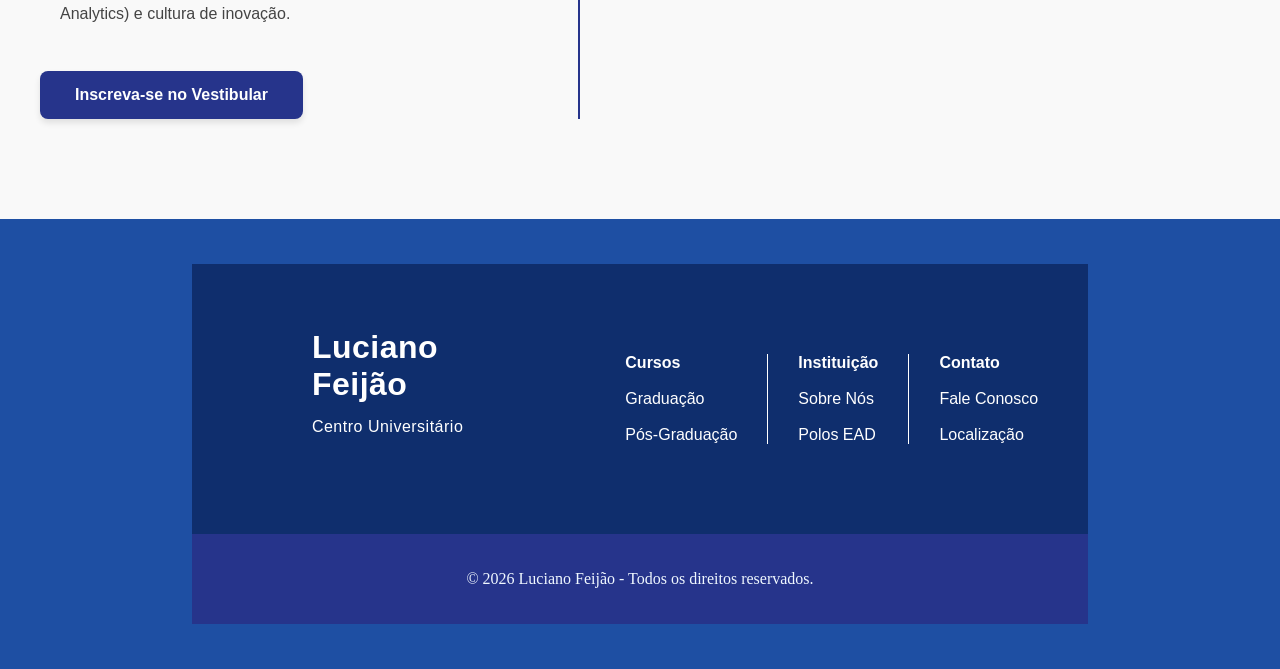
<file: rh.html>
<!DOCTYPE html>
<html lang="pt-br">
<head>
    <meta charset="UTF-8">
    <meta name="viewport" content="width=device-width, initial-scale=1.0">
    <link rel="stylesheet" href="./styles/detalhes_link.css">
    <title>Gestão de Recursos Humanos — FLF</title>
</head>
<body>
    <nav class="nav">
        <img src="./icones/Marca-FLF-2022-Todo-Branco.png" alt="Logo Luciano Feijão">
        <span>
            <a href="index.html" class="bntnav">Inicio</a>
            <a href="inscricao.html" class="bntnav ativo">Cursos</a>
            <a href="" class="bntnav">Sobre</a>
            <a href="" class="bntnav">Contato</a>
            <a href="" class="bntnav">Area do aluno</a>
        </span>    
        <a href="" class="bntlogin">Login</a>
        <button class="hamburger" id="hamburger" aria-label="Abrir menu">
            <span class="barra"></span>
            <span class="barra"></span>
            <span class="barra"></span>
        </button>
    </nav>
    <div class="nav-mobile" id="nav-mobile">
        <a href="index.html">Inicio</a>
        <a href="inscricao.html">Cursos</a>
        <a href="">Sobre</a>
        <a href="">Contato</a>
        <a href="">Area do aluno</a>
        <a href="" class="bntlogin-mobile">Login</a>
    </div>

    <main>
    <h1 class="titulo-medio">Recursos Humanos na Faculdade Luciano Feijão (FLF): Gestão de Pessoas e Cultura Organizacional</h1>
    
    <section class="principal">
        <div class="texto">
            <p class="prg">
                <strong>Visão Geral:</strong> O curso de Gestão de Recursos Humanos da Faculdade Luciano Feijão (FLF) é voltado para a formação de especialistas em capital humano, capazes de alinhar as necessidades dos colaboradores aos objetivos estratégicos das empresas. Nosso projeto pedagógico combina visão humanística com práticas modernas de gestão, preparando o aluno para atuar com eficiência em processos de atração, retenção e desenvolvimento de talentos.
            </p>

            <h3 class="prg"><strong>Diferenciais Pedagógicos e Infraestrutura</strong></h3>
            <ul class="lista-detalhes">
                <li class="prg"><strong>Foco em Liderança:</strong> Desenvolvimento de competências interpessoais e de gestão, essenciais para atuar como ponte entre a liderança e os times.</li>
                <li class="prg"><strong>Gestão de Carreira e Talentos:</strong> Aprendizado prático sobre recrutamento, seleção por competências e planos de sucessão.</li>
                <li class="prg"><strong>Clima e Cultura Organizacional:</strong> Ferramentas para diagnosticar e transformar o ambiente de trabalho, promovendo engajamento e bem-estar.</li>
                <li class="prg"><strong>Legislação Trabalhista e Departamento Pessoal:</strong> Base sólida sobre rotinas administrativas, leis vigentes e gestão de benefícios, garantindo segurança jurídica nas práticas de RH.</li>
                <li class="prg"><strong>Conexão Empresarial:</strong> Oportunidades de aprendizado com gestores e profissionais de RH de empresas locais de Sobral e região.</li>
            </ul>

            <h3 class="prg"><strong>Perfil do Egresso</strong></h3>
            <p class="prg">
                O profissional de RH formado pela FLF é um facilitador e estrategista. Nosso egresso possui visão sistêmica sobre o papel das pessoas no sucesso organizacional, sendo capaz de atuar em processos de mediação, treinamento, desenvolvimento de lideranças e na construção de ambientes corporativos saudáveis e produtivos.
            </p>

            <h3 class="prg"><strong>O que você vai estudar (Eixos Temáticos)</strong></h3>
            <ul class="lista-detalhes">
                <li class="prg"><strong>Gestão de Pessoas:</strong> Recrutamento, seleção, treinamento e desenvolvimento.</li>
                <li class="prg"><strong>Administração e RH:</strong> Planejamento estratégico, indicadores de desempenho (KPIs) e análise de cargos.</li>
                <li class="prg"><strong>Direito e Rotinas:</strong> Legislação trabalhista, previdenciária e gestão da folha de pagamento.</li>
                <li class="prg"><strong>Comportamento Organizacional:</strong> Psicologia aplicada ao trabalho, liderança e gestão de conflitos.</li>
                <li class="prg"><strong>Inovação no RH:</strong> Tecnologias para gestão de pessoas (People Analytics) e cultura de inovação.</li>
            </ul>

            <a href="inscricao.html" class="btn-cta">Inscreva-se no Vestibular</a>
        </div>

        <div class="imagens">
            <img src="./imagens/RH.jpg" alt="Estudantes de Recursos Humanos da FLF">
        </div>
    </section>
</main>

    <footer>
        <div class="rodape">
            <div>
                <div class="icone-boxG"><i data-lucide="graduation-cap"></i></div>
                <p class="titulo-pequeno">Luciano <br>Feijão <br> <span class="prg">Centro Universitário</span></p>
            </div>        
            <div id="informacoes">
                <span class="cardfooter">
                    <p class="prg"><strong>Cursos</strong></p><br>
                    <p class="prg"><a href="">Graduação</a></p><br>
                    <p class="prg"><a href="">Pós-Graduação</a></p>
                </span>
                <span>
                    <p class="prg"><strong>Instituição</strong></p><br>
                    <p class="prg"><a href="">Sobre Nós</a></p><br>
                    <p class="prg"><a href="">Polos EAD</a></p>
                </span>
                <span>
                    <p class="prg"><strong>Contato</strong></p><br>
                    <p class="prg"><a href="">Fale Conosco</a></p><br>
                    <p class="prg"><a href="">Localização</a></p>
                </span>
            </div>
        </div>
        <div class="rodapefinal">
            <p>© 2026 Luciano Feijão - Todos os direitos reservados.</p>
        </div>
    </footer>
</body>
</html>
</file>
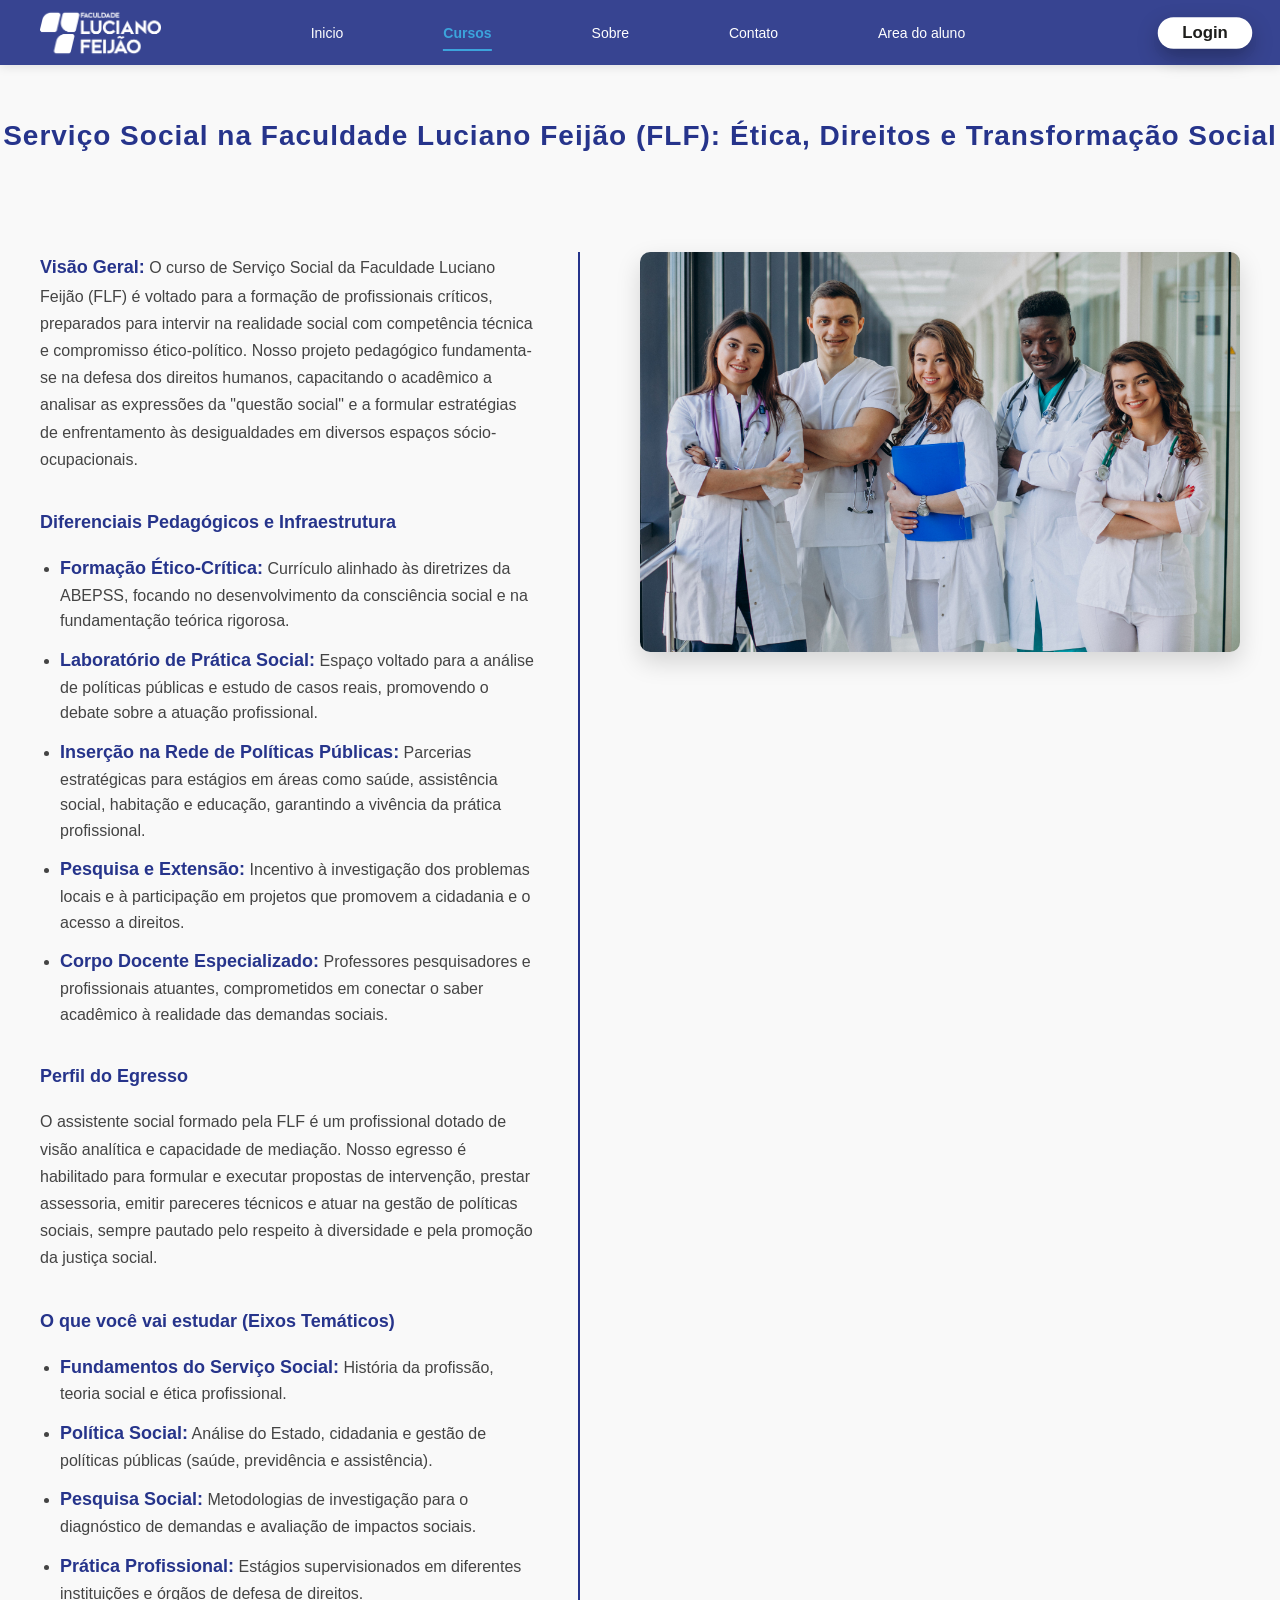
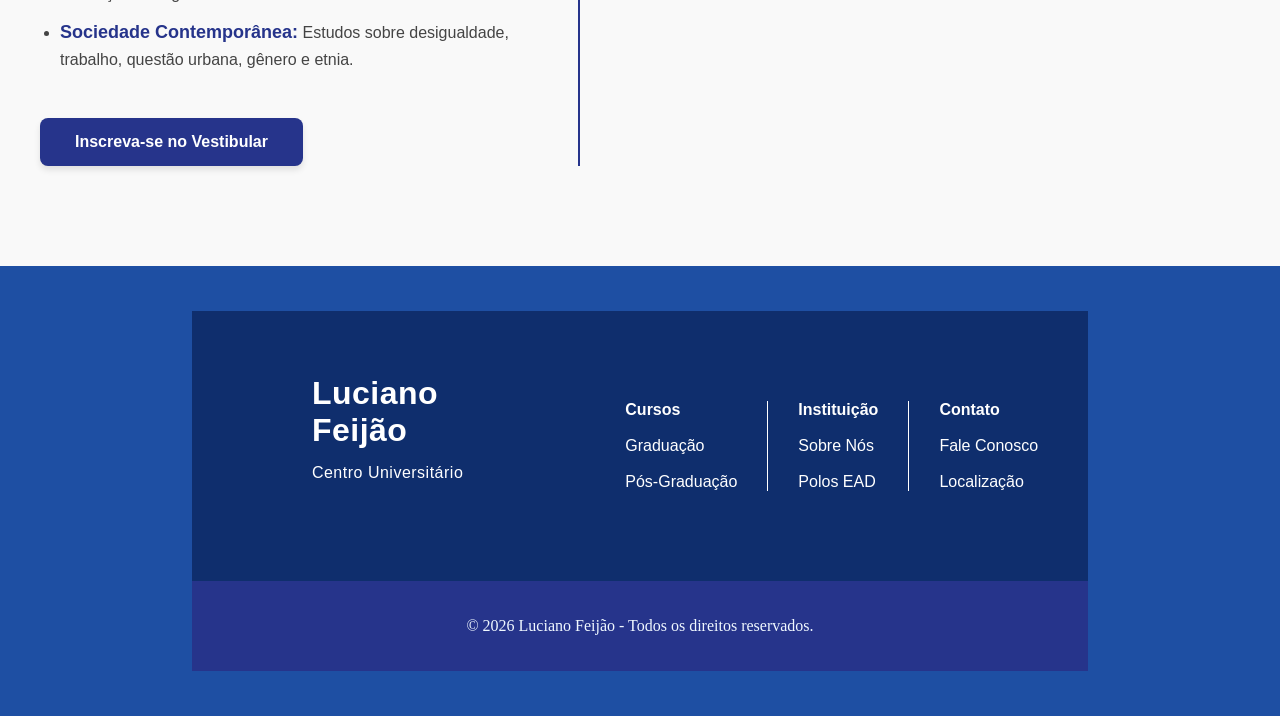
<file: servicosocial.html>
<!DOCTYPE html>
<html lang="pt-br">
<head>
    <meta charset="UTF-8">
    <meta name="viewport" content="width=device-width, initial-scale=1.0">
    <link rel="stylesheet" href="./styles/detalhes_link.css">
    <title>Serviço Social — FLF</title>
</head>
<body>
    <nav class="nav">
        <img src="./icones/Marca-FLF-2022-Todo-Branco.png" alt="Logo Luciano Feijão">
        <span>
            <a href="index.html" class="bntnav">Inicio</a>
            <a href="inscricao.html" class="bntnav ativo">Cursos</a>
            <a href="" class="bntnav">Sobre</a>
            <a href="" class="bntnav">Contato</a>
            <a href="" class="bntnav">Area do aluno</a>
        </span>    
        <a href="" class="bntlogin">Login</a>
        <button class="hamburger" id="hamburger" aria-label="Abrir menu">
            <span class="barra"></span>
            <span class="barra"></span>
            <span class="barra"></span>
        </button>
    </nav>
    <div class="nav-mobile" id="nav-mobile">
        <a href="index.html">Inicio</a>
        <a href="inscricao.html">Cursos</a>
        <a href="">Sobre</a>
        <a href="">Contato</a>
        <a href="">Area do aluno</a>
        <a href="" class="bntlogin-mobile">Login</a>
    </div>

<main>
    <h1 class="titulo-medio">Serviço Social na Faculdade Luciano Feijão (FLF): Ética, Direitos e Transformação Social</h1>
    
    <section class="principal">
        <div class="texto">
            <p class="prg">
                <strong>Visão Geral:</strong> O curso de Serviço Social da Faculdade Luciano Feijão (FLF) é voltado para a formação de profissionais críticos, preparados para intervir na realidade social com competência técnica e compromisso ético-político. Nosso projeto pedagógico fundamenta-se na defesa dos direitos humanos, capacitando o acadêmico a analisar as expressões da "questão social" e a formular estratégias de enfrentamento às desigualdades em diversos espaços sócio-ocupacionais.
            </p>

            <h3 class="prg"><strong>Diferenciais Pedagógicos e Infraestrutura</strong></h3>
            <ul class="lista-detalhes">
                <li class="prg"><strong>Formação Ético-Crítica:</strong> Currículo alinhado às diretrizes da ABEPSS, focando no desenvolvimento da consciência social e na fundamentação teórica rigorosa.</li>
                <li class="prg"><strong>Laboratório de Prática Social:</strong> Espaço voltado para a análise de políticas públicas e estudo de casos reais, promovendo o debate sobre a atuação profissional.</li>
                <li class="prg"><strong>Inserção na Rede de Políticas Públicas:</strong> Parcerias estratégicas para estágios em áreas como saúde, assistência social, habitação e educação, garantindo a vivência da prática profissional.</li>
                <li class="prg"><strong>Pesquisa e Extensão:</strong> Incentivo à investigação dos problemas locais e à participação em projetos que promovem a cidadania e o acesso a direitos.</li>
                <li class="prg"><strong>Corpo Docente Especializado:</strong> Professores pesquisadores e profissionais atuantes, comprometidos em conectar o saber acadêmico à realidade das demandas sociais.</li>
            </ul>

            <h3 class="prg"><strong>Perfil do Egresso</strong></h3>
            <p class="prg">
                O assistente social formado pela FLF é um profissional dotado de visão analítica e capacidade de mediação. Nosso egresso é habilitado para formular e executar propostas de intervenção, prestar assessoria, emitir pareceres técnicos e atuar na gestão de políticas sociais, sempre pautado pelo respeito à diversidade e pela promoção da justiça social.
            </p>

            <h3 class="prg"><strong>O que você vai estudar (Eixos Temáticos)</strong></h3>
            <ul class="lista-detalhes">
                <li class="prg"><strong>Fundamentos do Serviço Social:</strong> História da profissão, teoria social e ética profissional.</li>
                <li class="prg"><strong>Política Social:</strong> Análise do Estado, cidadania e gestão de políticas públicas (saúde, previdência e assistência).</li>
                <li class="prg"><strong>Pesquisa Social:</strong> Metodologias de investigação para o diagnóstico de demandas e avaliação de impactos sociais.</li>
                <li class="prg"><strong>Prática Profissional:</strong> Estágios supervisionados em diferentes instituições e órgãos de defesa de direitos.</li>
                <li class="prg"><strong>Sociedade Contemporânea:</strong> Estudos sobre desigualdade, trabalho, questão urbana, gênero e etnia.</li>
            </ul>

            <a href="inscricao.html" class="btn-cta">Inscreva-se no Vestibular</a>
        </div>

        <div class="imagens">
            <img src="./imagens/MEDICINA FLF.jpg" alt="Estudantes de Serviço Social da FLF">
        </div>
    </section>
</main>

    <footer>
        <div class="rodape">
            <div>
                <div class="icone-boxG"><i data-lucide="graduation-cap"></i></div>
                <p class="titulo-pequeno">Luciano <br>Feijão <br> <span class="prg">Centro Universitário</span></p>
            </div>        
            <div id="informacoes">
                <span class="cardfooter">
                    <p class="prg"><strong>Cursos</strong></p><br>
                    <p class="prg"><a href="">Graduação</a></p><br>
                    <p class="prg"><a href="">Pós-Graduação</a></p>
                </span>
                <span>
                    <p class="prg"><strong>Instituição</strong></p><br>
                    <p class="prg"><a href="">Sobre Nós</a></p><br>
                    <p class="prg"><a href="">Polos EAD</a></p>
                </span>
                <span>
                    <p class="prg"><strong>Contato</strong></p><br>
                    <p class="prg"><a href="">Fale Conosco</a></p><br>
                    <p class="prg"><a href="">Localização</a></p>
                </span>
            </div>
        </div>
        <div class="rodapefinal">
            <p>© 2026 Luciano Feijão - Todos os direitos reservados.</p>
        </div>
    </footer>
</body>
</html>
</file>
<file: styles/detalhes_link.css>
@import url("nav.css");
@import url("foot.css");
@import url("utilitarios.css");
@import url("detalhamento.css");
</file>
